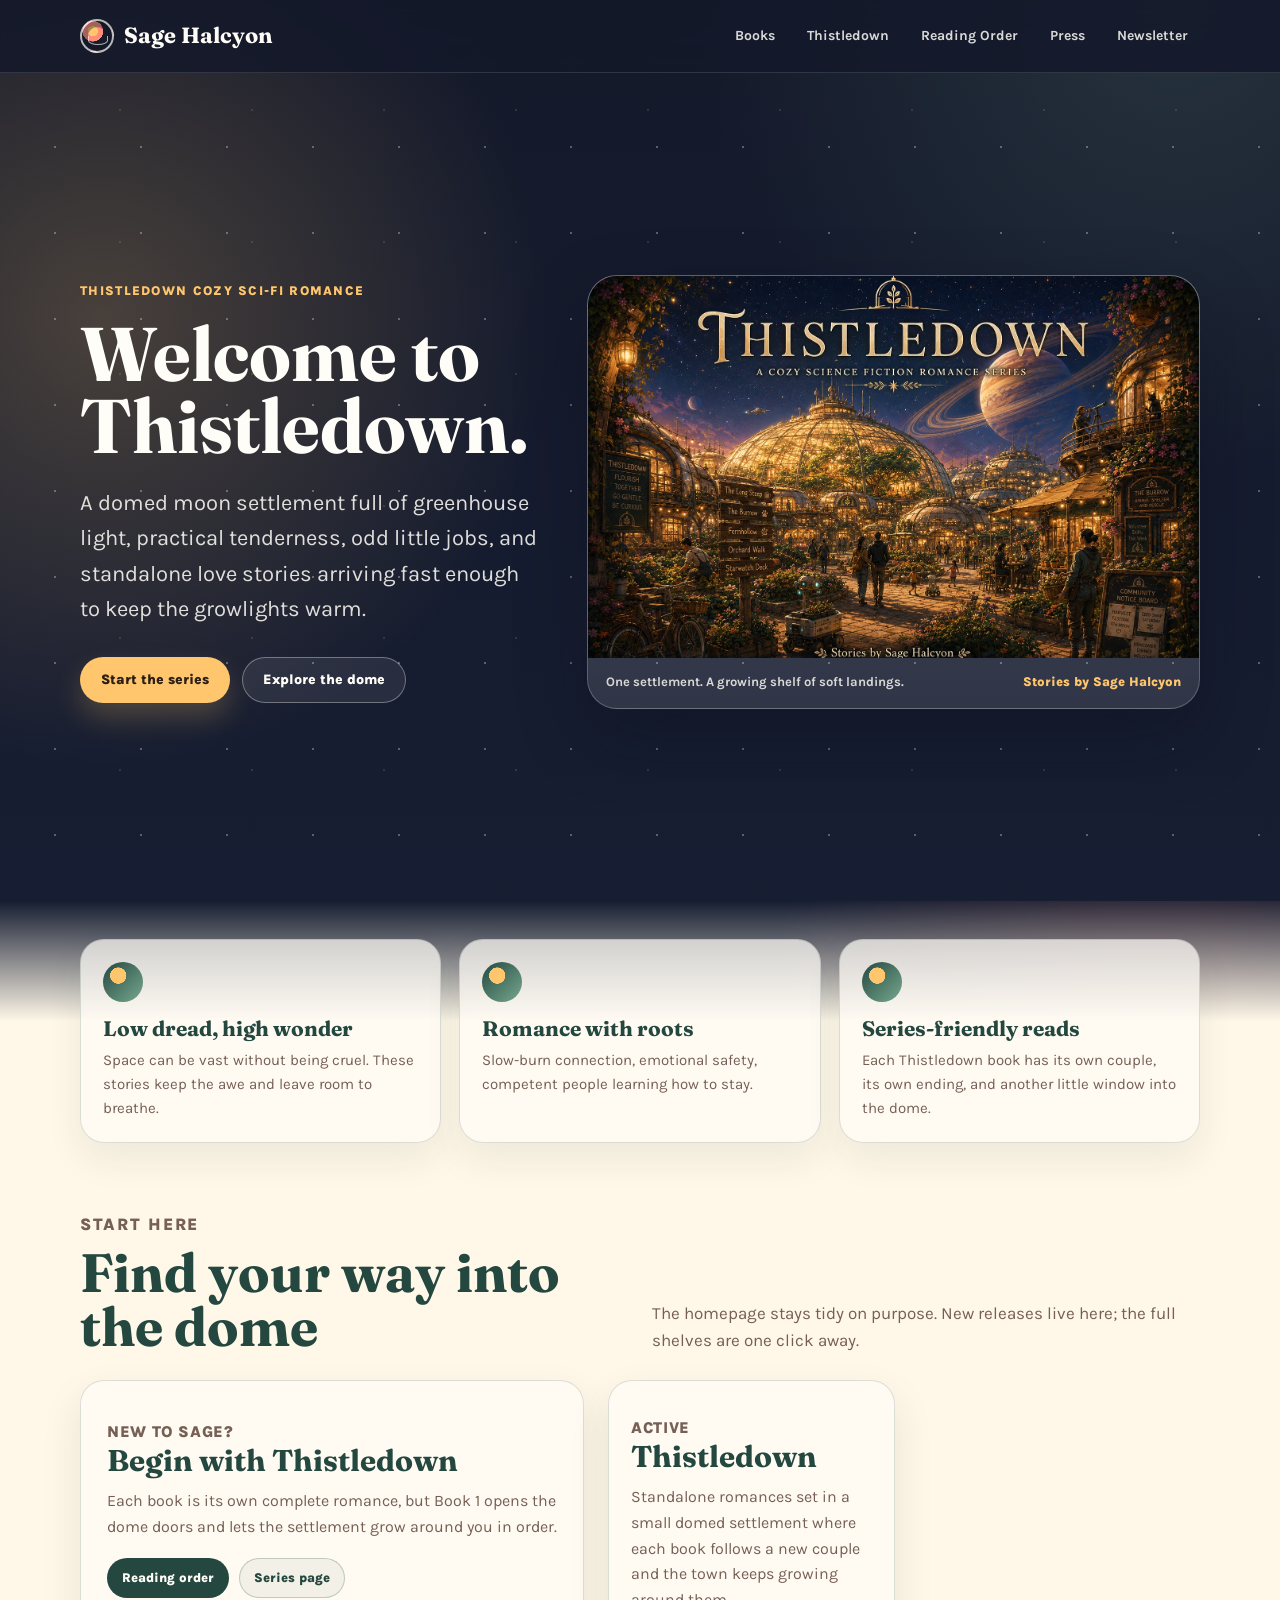
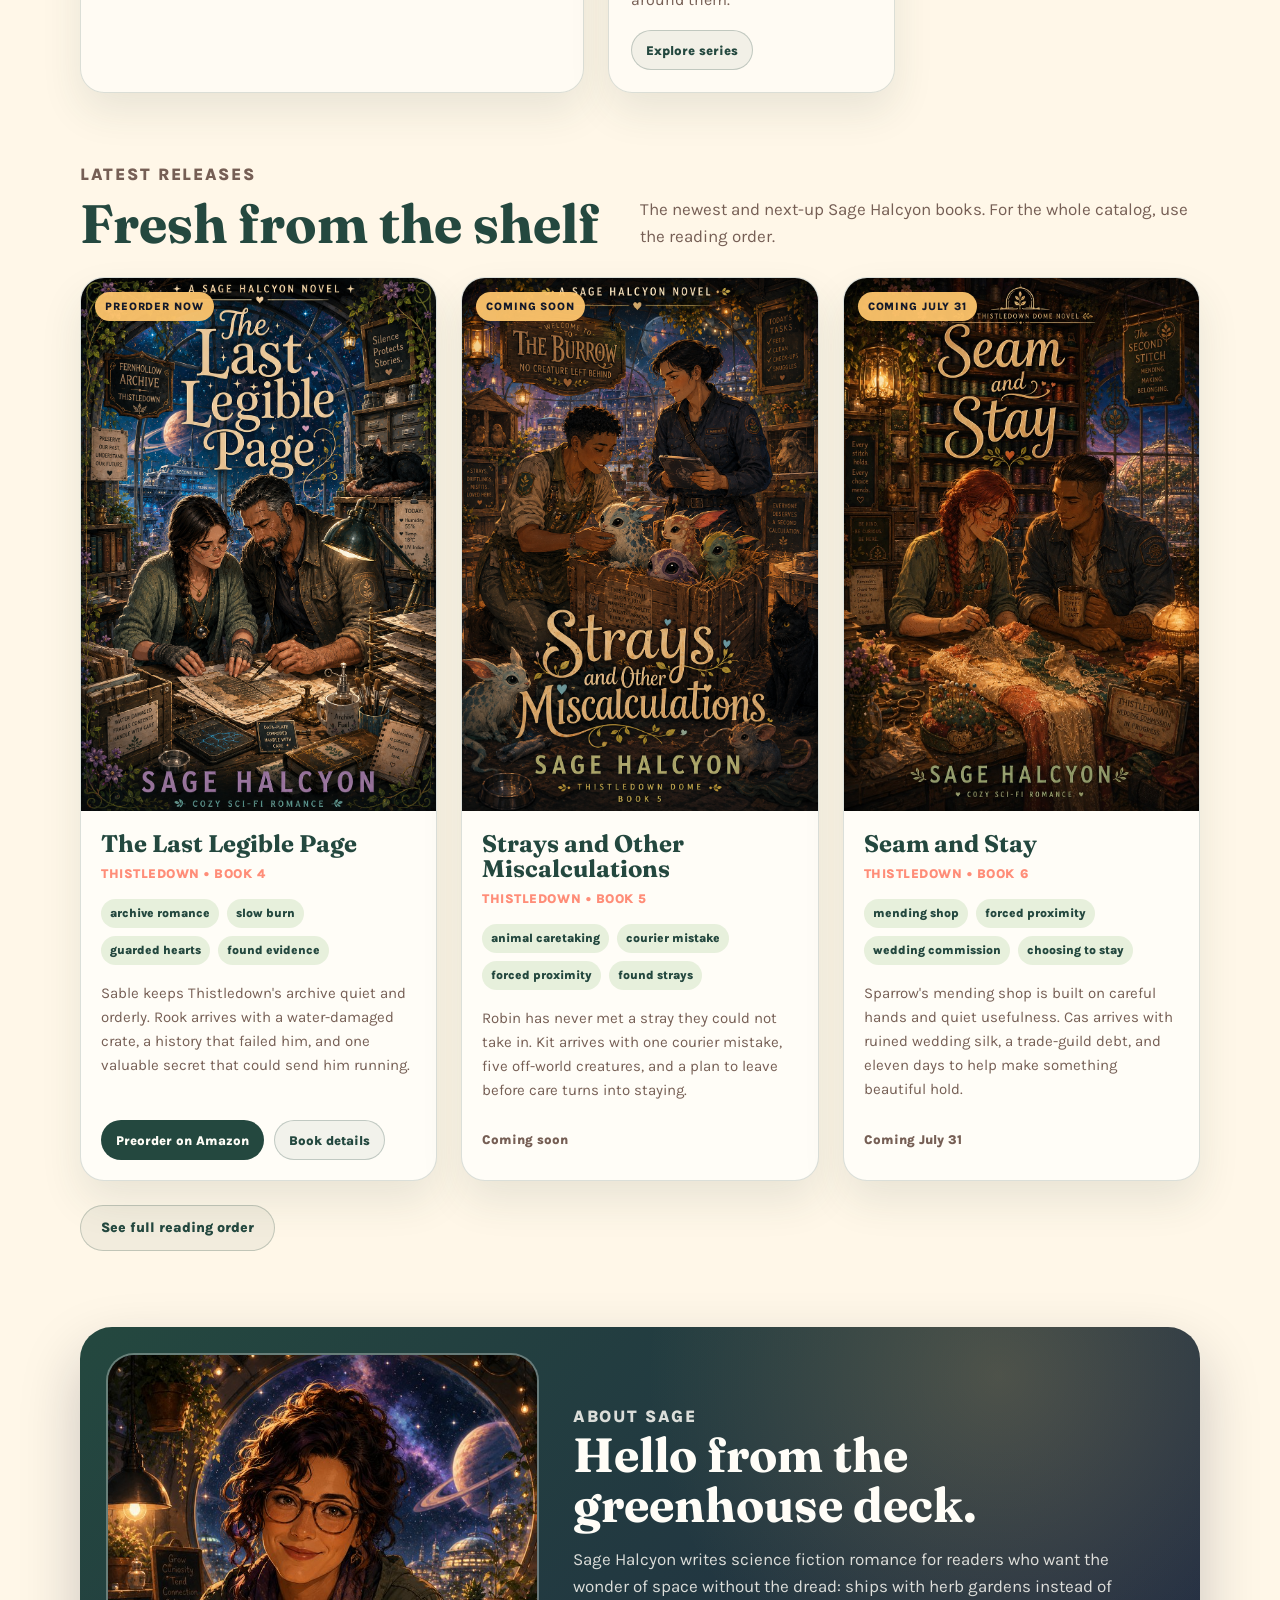
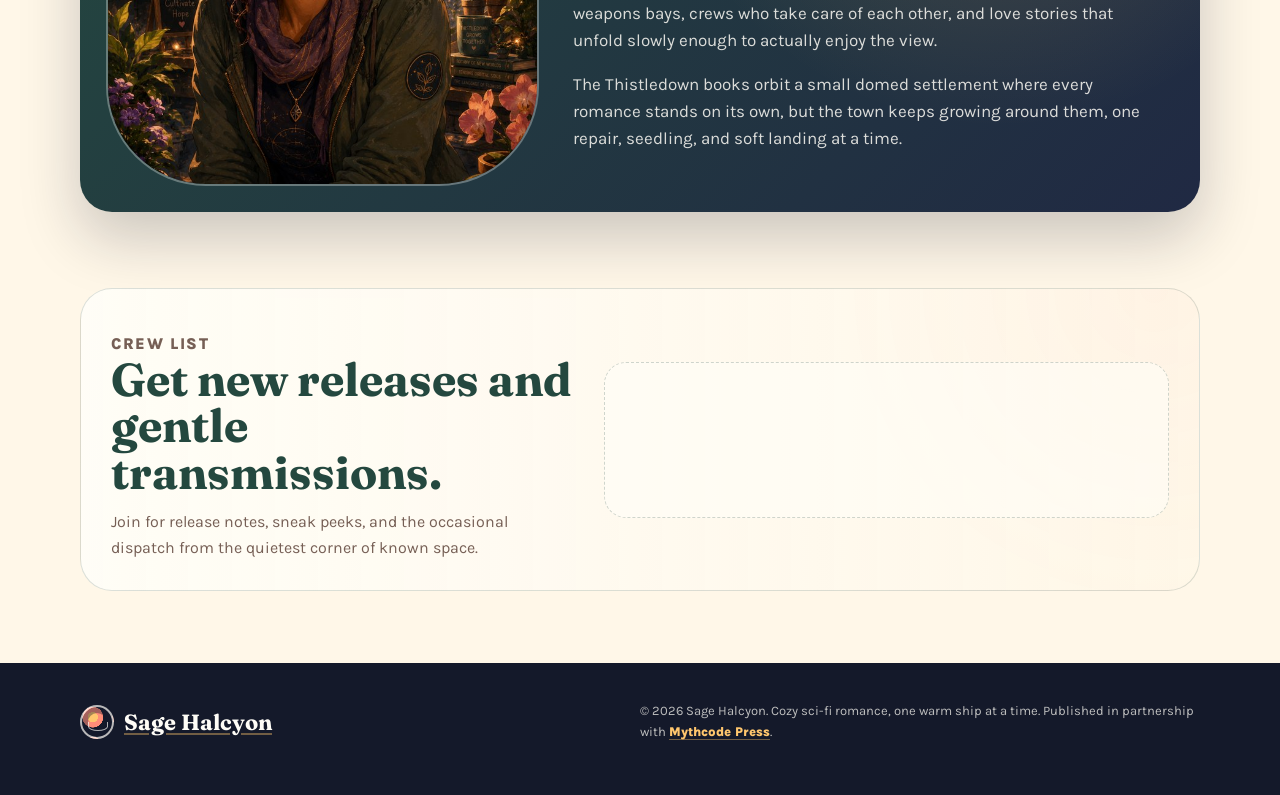
<file: index.html>
<!DOCTYPE html>
<html lang="en">
<head>
<meta charset="UTF-8">
<meta name="viewport" content="width=device-width, initial-scale=1.0">
<title>Sage Halcyon | Cozy Sci-Fi Romance</title>
<meta name="description" content="Cozy sci-fi romance by Sage Halcyon: greenhouse domes, soft landings, found family, and love stories under starlight.">
<meta property="og:title" content="Sage Halcyon | Cozy Sci-Fi Romance">
<meta property="og:description" content="Thistledown cozy sci-fi romance: greenhouse domes, soft landings, found family, and slow-burn love stories under starlight.">
<meta property="og:type" content="website">
<meta property="og:image" content="images/thistledown-series-hero.jpg">
<meta name="twitter:card" content="summary_large_image">
<link rel="preconnect" href="https://fonts.googleapis.com">
<link rel="preconnect" href="https://fonts.gstatic.com" crossorigin>
<link href="https://fonts.googleapis.com/css2?family=Fraunces:opsz,wght@9..144,500;9..144,600;9..144,700&family=Karla:wght@400;500;600;700&display=swap" rel="stylesheet">
<style>
  :root {
    --space: #14192a;
    --space-soft: #202943;
    --greenhouse: #24483f;
    --greenhouse-bright: #77a890;
    --leaf: #b8d7a7;
    --paper: #fff7e8;
    --paper-deep: #f2dfbf;
    --lamp: #ffc66d;
    --coral: #ff8d78;
    --rose: #f8b6aa;
    --ink: #2f2a27;
    --muted: #765f55;
    --white: #fffdf7;
    --shadow: rgba(10, 13, 22, 0.32);
  }

  * { box-sizing: border-box; margin: 0; padding: 0; }
  html { scroll-behavior: smooth; }
  body {
    min-width: 320px;
    background:
      radial-gradient(circle at 8% 8%, rgba(255, 198, 109, 0.22), transparent 28rem),
      radial-gradient(circle at 92% 0%, rgba(119, 168, 144, 0.18), transparent 30rem),
      linear-gradient(180deg, var(--space) 0%, #182036 32%, var(--paper) 32.1%, var(--paper) 100%);
    color: var(--ink);
    font-family: "Karla", Arial, sans-serif;
    line-height: 1.6;
    overflow-x: hidden;
  }

  body::before {
    content: "";
    position: fixed;
    inset: 0;
    z-index: -1;
    pointer-events: none;
    background-image:
      radial-gradient(circle, rgba(255, 253, 247, 0.72) 0 1px, transparent 1.5px),
      radial-gradient(circle, rgba(255, 198, 109, 0.36) 0 1px, transparent 1.5px);
    background-size: 86px 86px, 132px 132px;
    background-position: 12px 18px, 54px 44px;
    opacity: 0.42;
  }

  a { color: inherit; text-decoration: none; }
  img { max-width: 100%; display: block; }
  h1, h2, h3, .brand {
    font-family: "Fraunces", Georgia, serif;
    color: inherit;
    font-weight: 700;
    letter-spacing: 0;
    overflow-wrap: anywhere;
  }

  .shell {
    width: min(1120px, calc(100% - 36px));
    margin: 0 auto;
  }

  .skip-link {
    position: absolute;
    left: 16px;
    top: -80px;
    background: var(--lamp);
    color: var(--space);
    padding: 10px 14px;
    border-radius: 999px;
    font-weight: 700;
    z-index: 100;
  }
  .skip-link:focus { top: 16px; }

  nav {
    position: sticky;
    top: 0;
    z-index: 20;
    background: rgba(20, 25, 42, 0.84);
    border-bottom: 1px solid rgba(255, 253, 247, 0.12);
    backdrop-filter: blur(12px);
  }
  .nav-inner {
    min-height: 72px;
    display: flex;
    align-items: center;
    justify-content: space-between;
    gap: 24px;
  }
  .brand {
    display: inline-flex;
    align-items: center;
    gap: 10px;
    color: var(--white);
    font-size: 22px;
    white-space: nowrap;
  }
  .brand-mark {
    width: 34px;
    height: 34px;
    border: 2px solid rgba(255, 253, 247, 0.7);
    border-radius: 50%;
    position: relative;
    flex: 0 0 auto;
    background: radial-gradient(circle at 36% 34%, var(--lamp) 0 18%, var(--coral) 19% 37%, transparent 38%);
    box-shadow: inset 0 0 0 6px rgba(20, 25, 42, 0.38);
  }
  .brand-mark::after {
    content: "";
    position: absolute;
    width: 18px;
    height: 8px;
    border: 1px solid rgba(255, 253, 247, 0.66);
    border-top: 0;
    border-radius: 0 0 50% 50%;
    left: 6px;
    bottom: 6px;
  }
  .nav-links {
    display: flex;
    align-items: center;
    gap: 8px;
    color: rgba(255, 253, 247, 0.84);
    font-size: 14px;
    font-weight: 700;
  }
  .nav-links a {
    padding: 9px 12px;
    border-radius: 999px;
  }
  .nav-links a:hover {
    background: rgba(255, 253, 247, 0.12);
    color: var(--white);
  }

  .hero {
    min-height: calc(100vh - 72px);
    padding: 56px 0 46px;
    color: var(--white);
    display: grid;
    align-items: center;
  }
  .hero-grid {
    display: grid;
    grid-template-columns: minmax(0, 0.86fr) minmax(420px, 1.14fr);
    gap: 44px;
    align-items: center;
  }
  .eyebrow,
  .section-kicker {
    color: var(--lamp);
    font-size: 13px;
    font-weight: 800;
    letter-spacing: 0.1em;
    text-transform: uppercase;
  }
  .hero h1 {
    margin-top: 16px;
    max-width: 620px;
    color: var(--white);
    font-size: clamp(46px, 6.3vw, 76px);
    line-height: 0.95;
    overflow-wrap: normal;
    word-break: normal;
  }
  .hero .lede {
    margin-top: 24px;
    max-width: 650px;
    color: rgba(255, 253, 247, 0.86);
    font-size: clamp(18px, 2vw, 22px);
  }
  .hero-actions {
    display: flex;
    flex-wrap: wrap;
    gap: 12px;
    margin-top: 30px;
  }
  .button {
    display: inline-flex;
    align-items: center;
    justify-content: center;
    min-height: 46px;
    padding: 12px 20px;
    border: 1px solid transparent;
    border-radius: 999px;
    font-size: 14px;
    font-weight: 800;
    line-height: 1;
    text-align: center;
    white-space: normal;
    transition: transform 0.18s ease, box-shadow 0.18s ease, background 0.18s ease;
  }
  .button:hover { transform: translateY(-2px); }
  .button.primary {
    background: var(--lamp);
    color: #2d1f15;
    box-shadow: 0 14px 28px rgba(255, 198, 109, 0.22);
  }
  .button.secondary {
    color: var(--white);
    border-color: rgba(255, 253, 247, 0.34);
    background: rgba(255, 253, 247, 0.08);
  }
  .button.ghost {
    color: var(--greenhouse);
    border-color: rgba(36, 72, 63, 0.24);
    background: rgba(36, 72, 63, 0.06);
  }

  .feature-card {
    position: relative;
    overflow: hidden;
    border: 1px solid rgba(255, 253, 247, 0.18);
    border-radius: 28px;
    background:
      linear-gradient(180deg, rgba(255, 253, 247, 0.14), rgba(255, 253, 247, 0.05)),
      rgba(255, 253, 247, 0.08);
    box-shadow: 0 28px 70px var(--shadow);
  }
  .feature-window {
    position: relative;
    margin: 18px;
    overflow: hidden;
    border: 2px solid rgba(255, 253, 247, 0.34);
    border-radius: 22px 22px 120px 120px;
    background: var(--space-soft);
  }
  .feature-window::before {
    content: "";
    position: absolute;
    inset: 0;
    z-index: 1;
    box-shadow: inset 0 0 0 10px rgba(20, 25, 42, 0.24);
    pointer-events: none;
  }
  .feature-window img {
    width: 100%;
    aspect-ratio: 2 / 3;
    object-fit: cover;
  }
  .feature-ribbon {
    margin: 0 22px 22px;
    padding: 16px 18px;
    border: 1px solid rgba(255, 253, 247, 0.16);
    border-radius: 20px;
    color: var(--space);
    background: linear-gradient(135deg, rgba(255, 247, 232, 0.96), rgba(255, 253, 247, 0.9));
    box-shadow: 0 16px 34px rgba(0, 0, 0, 0.2);
  }
  .feature-ribbon strong {
    display: block;
    font-family: "Fraunces", Georgia, serif;
    font-size: 20px;
    line-height: 1.1;
  }
  .feature-ribbon span {
    display: block;
    margin-top: 4px;
    color: var(--muted);
    font-size: 13px;
    font-weight: 700;
  }

  .series-hero-card {
    overflow: hidden;
    border: 1px solid rgba(255, 253, 247, 0.22);
    border-radius: 30px;
    background:
      linear-gradient(180deg, rgba(255, 253, 247, 0.12), rgba(255, 253, 247, 0.04)),
      rgba(255, 253, 247, 0.08);
    box-shadow: 0 28px 70px var(--shadow);
  }
  .series-hero-card img {
    width: 100%;
    aspect-ratio: 16 / 10;
    object-fit: cover;
  }
  .series-hero-caption {
    display: flex;
    align-items: center;
    justify-content: space-between;
    gap: 16px;
    padding: 14px 18px 16px;
    color: rgba(255, 253, 247, 0.82);
    font-size: 13px;
    font-weight: 800;
  }
  .series-hero-caption span {
    color: var(--lamp);
  }

  main {
    background:
      linear-gradient(180deg, transparent 0, var(--paper) 120px),
      radial-gradient(circle at 90% 4%, rgba(255, 141, 120, 0.16), transparent 24rem);
  }
  .main-inner { padding: 38px 0 72px; }
  section { scroll-margin-top: 96px; }
  .section-head {
    display: flex;
    align-items: end;
    justify-content: space-between;
    gap: 28px;
    margin-bottom: 26px;
  }
  .section-head h2 {
    margin-top: 8px;
    color: var(--greenhouse);
    font-size: clamp(32px, 5vw, 54px);
    line-height: 1;
  }
  .section-head p {
    max-width: 560px;
    color: var(--muted);
    font-size: 17px;
  }

  .intro-band {
    display: grid;
    grid-template-columns: 1fr 1fr 1fr;
    gap: 18px;
    margin-bottom: 68px;
  }
  .vibe-tile {
    min-height: 144px;
    padding: 22px;
    border: 1px solid rgba(36, 72, 63, 0.16);
    border-radius: 24px;
    background: rgba(255, 253, 247, 0.72);
    box-shadow: 0 16px 36px rgba(36, 72, 63, 0.08);
  }
  .vibe-tile .icon {
    width: 40px;
    height: 40px;
    margin-bottom: 14px;
    border-radius: 999px;
    background:
      radial-gradient(circle at 38% 34%, var(--lamp) 0 22%, transparent 23%),
      linear-gradient(135deg, var(--greenhouse), var(--greenhouse-bright));
  }
  .vibe-tile h3 {
    color: var(--greenhouse);
    font-size: 21px;
    line-height: 1.15;
  }
  .vibe-tile p {
    margin-top: 8px;
    color: var(--muted);
    font-size: 15px;
  }

  .bookshelf { margin-top: 26px; }
  .book-grid {
    display: grid;
    grid-template-columns: repeat(3, minmax(0, 1fr));
    gap: 24px;
  }
  .path-grid {
    display: grid;
    grid-template-columns: minmax(0, 0.92fr) minmax(0, 1.08fr);
    gap: 24px;
    margin: 26px 0 68px;
  }
  .path-card,
  .series-card {
    border: 1px solid rgba(36, 72, 63, 0.16);
    border-radius: 24px;
    background: rgba(255, 253, 247, 0.78);
    box-shadow: 0 18px 40px rgba(36, 72, 63, 0.1);
  }
  .path-card {
    padding: 26px;
  }
  .path-card h3,
  .series-card h3 {
    color: var(--greenhouse);
    font-size: 30px;
    line-height: 1.05;
  }
  .path-card p,
  .series-card p {
    margin-top: 12px;
    color: var(--muted);
    font-size: 16px;
  }
  .series-grid {
    display: grid;
    grid-template-columns: repeat(2, minmax(0, 1fr));
    gap: 18px;
  }
  .series-card {
    padding: 22px;
  }
  .books-loading {
    grid-column: 1 / -1;
    padding: 36px;
    text-align: center;
    color: var(--muted);
    background: rgba(255, 253, 247, 0.72);
    border: 1px dashed rgba(36, 72, 63, 0.24);
    border-radius: 22px;
  }
  .book-card {
    display: flex;
    flex-direction: column;
    min-height: 100%;
    overflow: hidden;
    border: 1px solid rgba(36, 72, 63, 0.16);
    border-radius: 24px;
    background: var(--white);
    box-shadow: 0 20px 42px rgba(36, 72, 63, 0.1);
    transition: transform 0.2s ease, box-shadow 0.2s ease;
  }
  .book-card:hover {
    transform: translateY(-4px);
    box-shadow: 0 26px 54px rgba(36, 72, 63, 0.16);
  }
  .book-cover {
    position: relative;
    aspect-ratio: 2 / 3;
    overflow: hidden;
    background:
      radial-gradient(circle at 50% 22%, rgba(255, 198, 109, 0.42), transparent 28%),
      linear-gradient(160deg, var(--space-soft), var(--greenhouse));
  }
  .book-cover img {
    width: 100%;
    height: 100%;
    object-fit: cover;
  }
  .book-cover-placeholder {
    display: grid;
    place-items: center;
    width: 100%;
    height: 100%;
    padding: 30px;
    color: rgba(255, 253, 247, 0.82);
    text-align: center;
    font-family: "Fraunces", Georgia, serif;
    font-size: 26px;
    line-height: 1.05;
  }
  .tag {
    position: absolute;
    left: 14px;
    top: 14px;
    z-index: 2;
    padding: 6px 10px;
    border-radius: 999px;
    color: var(--space);
    background: rgba(255, 198, 109, 0.94);
    font-size: 11px;
    font-weight: 900;
    letter-spacing: 0.08em;
    text-transform: uppercase;
  }
  .book-info {
    display: flex;
    flex: 1;
    flex-direction: column;
    padding: 20px;
  }
  .book-info h3 {
    color: var(--greenhouse);
    font-size: 24px;
    line-height: 1.05;
  }
  .series {
    margin-top: 8px;
    color: var(--coral);
    font-size: 13px;
    font-weight: 900;
    letter-spacing: 0.04em;
    text-transform: uppercase;
  }
  .trope-list {
    display: flex;
    flex-wrap: wrap;
    gap: 8px;
    margin-top: 14px;
  }
  .trope-list span {
    padding: 5px 9px;
    border-radius: 999px;
    color: var(--greenhouse);
    background: rgba(184, 215, 167, 0.34);
    font-size: 12px;
    font-weight: 800;
  }
  .book-blurb {
    margin-top: 16px;
    color: var(--muted);
    font-size: 15px;
    display: -webkit-box;
    -webkit-line-clamp: 6;
    -webkit-box-orient: vertical;
    overflow: hidden;
  }
  .book-actions {
    display: flex;
    flex-wrap: wrap;
    gap: 10px;
    margin-top: auto;
    padding-top: 18px;
  }
  .book-actions .button {
    min-height: 40px;
    padding: 10px 14px;
    font-size: 13px;
  }
  .book-actions .button.primary {
    background: var(--greenhouse);
    color: var(--white);
    box-shadow: none;
  }
  .quiet-status {
    display: inline-flex;
    align-items: center;
    min-height: 40px;
    color: var(--muted);
    font-size: 13px;
    font-weight: 800;
  }

  .about-panel {
    display: grid;
    grid-template-columns: minmax(260px, 0.72fr) minmax(0, 1fr);
    gap: 34px;
    align-items: center;
    margin-top: 76px;
    padding: 26px;
    border-radius: 32px;
    color: var(--white);
    background:
      radial-gradient(circle at 82% 10%, rgba(255, 198, 109, 0.2), transparent 22rem),
      linear-gradient(135deg, var(--greenhouse), var(--space-soft));
    box-shadow: 0 26px 60px rgba(20, 25, 42, 0.22);
  }
  .portrait-frame {
    overflow: hidden;
    border: 2px solid rgba(255, 253, 247, 0.26);
    border-radius: 28px 28px 100px 100px;
    background: rgba(255, 253, 247, 0.08);
  }
  .portrait-frame img {
    width: 100%;
    aspect-ratio: 1 / 1;
    object-fit: cover;
  }
  .about-copy {
    padding: 10px 10px 10px 0;
  }
  .about-copy h2 {
    color: var(--white);
    font-size: clamp(32px, 4vw, 48px);
    line-height: 1.04;
  }
  .about-copy p {
    max-width: 660px;
    margin-top: 16px;
    color: rgba(255, 253, 247, 0.84);
    font-size: 17px;
  }

  .newsletter {
    margin-top: 76px;
    padding: 30px;
    border: 1px solid rgba(36, 72, 63, 0.16);
    border-radius: 32px;
    background:
      linear-gradient(90deg, rgba(255, 253, 247, 0.92), rgba(255, 247, 232, 0.82)),
      radial-gradient(circle at 96% 0%, rgba(255, 141, 120, 0.22), transparent 20rem);
  }
  .newsletter-grid {
    display: grid;
    grid-template-columns: minmax(0, 0.82fr) minmax(280px, 1fr);
    gap: 30px;
    align-items: center;
  }
  .newsletter h2 {
    color: var(--greenhouse);
    font-size: clamp(30px, 4vw, 46px);
    line-height: 1.02;
  }
  .newsletter p {
    margin-top: 12px;
    color: var(--muted);
    font-size: 16px;
  }
  #eo-newsletter-form {
    min-height: 156px;
    border: 1px dashed rgba(36, 72, 63, 0.22);
    border-radius: 22px;
    background: rgba(255, 253, 247, 0.6);
    padding: 16px;
  }

  footer {
    padding: 38px 0 52px;
    color: rgba(255, 253, 247, 0.72);
    background: var(--space);
  }
  .footer-inner {
    display: flex;
    align-items: center;
    justify-content: space-between;
    gap: 20px;
    flex-wrap: wrap;
  }
  footer p {
    max-width: 560px;
    font-size: 13px;
  }
  footer a {
    color: var(--lamp);
    font-weight: 800;
    text-decoration: underline;
    text-decoration-color: rgba(255, 198, 109, 0.4);
    text-underline-offset: 3px;
  }

  @media (max-width: 900px) {
    body {
      background:
        radial-gradient(circle at 8% 8%, rgba(255, 198, 109, 0.22), transparent 22rem),
        linear-gradient(180deg, var(--space) 0%, #182036 38%, var(--paper) 38.1%, var(--paper) 100%);
    }
    .hero-grid,
    .about-panel,
    .newsletter-grid,
    .path-grid {
      grid-template-columns: 1fr;
    }
    .hero { min-height: auto; }
    .feature-card { max-width: 420px; }
    .series-hero-card { max-width: 760px; }
    .intro-band { grid-template-columns: 1fr; }
    .book-grid { grid-template-columns: repeat(2, minmax(0, 1fr)); }
    .series-grid { grid-template-columns: 1fr; }
    .section-head { display: block; }
    .section-head p { margin-top: 12px; }
  }

  @media (max-width: 640px) {
    .shell { width: min(100% - 28px, 1120px); }
    .nav-inner {
      min-height: 64px;
      align-items: flex-start;
      flex-direction: column;
      gap: 10px;
      padding: 12px 0;
    }
    .brand { font-size: 20px; }
    .nav-links {
      width: 100%;
      overflow-x: auto;
      padding-bottom: 4px;
      scrollbar-width: none;
    }
    .nav-links::-webkit-scrollbar { display: none; }
    .nav-links a {
      flex: 0 0 auto;
      padding: 8px 10px;
      font-size: 13px;
    }
    .hero { padding: 32px 0 34px; }
    .hero h1 {
      font-size: clamp(36px, 13vw, 54px);
      line-height: 1;
      overflow-wrap: anywhere;
    }
    .hero p.lede { font-size: 17px; }
    .hero-actions { gap: 10px; }
    .hero-actions .button {
      flex: 1 1 170px;
      min-width: 0;
    }
    .feature-card {
      width: min(100%, 340px);
      margin: 0 auto;
      border-radius: 24px;
    }
    .feature-window {
      margin: 12px;
      border-radius: 18px 18px 88px 88px;
    }
    .feature-ribbon {
      margin: 0 14px 14px;
      padding: 14px;
    }
    .feature-ribbon strong { font-size: 18px; }
    .series-hero-card {
      border-radius: 22px;
    }
    .series-hero-card img {
      aspect-ratio: 4 / 3;
      object-position: center;
    }
    .series-hero-caption {
      display: block;
      padding: 12px 14px 14px;
    }
    .series-hero-caption span {
      display: block;
      margin-top: 2px;
    }
    .book-grid { grid-template-columns: 1fr; }
    .path-grid { margin-bottom: 52px; }
    .path-card,
    .series-card { border-radius: 20px; }
    .path-card { padding: 20px; }
    .path-card h3,
    .series-card h3 { font-size: 25px; }
    .book-info h3 { font-size: 22px; }
    .book-actions .button {
      flex: 1 1 140px;
      min-width: 0;
    }
    .about-panel,
    .newsletter {
      padding: 18px;
      border-radius: 24px;
    }
    .about-copy { padding: 0; }
    .portrait-frame {
      max-width: 280px;
      margin: 0 auto;
    }
    .newsletter-grid { gap: 18px; }
    #eo-newsletter-form {
      min-height: 132px;
      padding: 12px;
    }
    .footer-inner { display: block; }
    footer p { margin-top: 14px; }
  }
</style>
</head>
<body>
<a class="skip-link" href="#books">Skip to books</a>

<nav aria-label="Primary navigation">
  <div class="shell nav-inner">
    <a class="brand" href="#top" aria-label="Sage Halcyon home">
      <span class="brand-mark" aria-hidden="true"></span>
      <span>Sage Halcyon</span>
    </a>
    <div class="nav-links">
      <a href="#books">Books</a>
      <a href="thistledown.html">Thistledown</a>
      <a href="reading-order.html">Reading Order</a>
      <a href="press.html">Press</a>
      <a href="#newsletter">Newsletter</a>
    </div>
  </div>
</nav>

<header class="hero" id="top">
  <div class="shell hero-grid">
    <div>
      <p class="eyebrow">Thistledown cozy sci-fi romance</p>
      <h1>Welcome to Thistledown.</h1>
      <p class="lede">A domed moon settlement full of greenhouse light, practical tenderness, odd little jobs, and standalone love stories arriving fast enough to keep the growlights warm.</p>
      <div class="hero-actions">
        <a class="button primary" href="reading-order.html">Start the series</a>
        <a class="button secondary" href="thistledown.html">Explore the dome</a>
      </div>
    </div>
    <figure class="series-hero-card" aria-label="Thistledown series art">
      <img src="images/thistledown-series-hero.jpg" alt="Thistledown series art showing cozy greenhouse domes beneath stars and a ringed planet">
      <figcaption class="series-hero-caption">
        <strong>One settlement. A growing shelf of soft landings.</strong>
        <span>Stories by Sage Halcyon</span>
      </figcaption>
    </figure>
  </div>
</header>

<main>
  <div class="shell main-inner">
    <section class="intro-band" aria-label="Reader promises">
      <article class="vibe-tile">
        <div class="icon" aria-hidden="true"></div>
        <h3>Low dread, high wonder</h3>
        <p>Space can be vast without being cruel. These stories keep the awe and leave room to breathe.</p>
      </article>
      <article class="vibe-tile">
        <div class="icon" aria-hidden="true"></div>
        <h3>Romance with roots</h3>
        <p>Slow-burn connection, emotional safety, competent people learning how to stay.</p>
      </article>
      <article class="vibe-tile">
        <div class="icon" aria-hidden="true"></div>
        <h3>Series-friendly reads</h3>
        <p>Each Thistledown book has its own couple, its own ending, and another little window into the dome.</p>
      </article>
    </section>

    <section class="bookshelf" id="books">
      <div class="section-head">
        <div>
          <p class="section-kicker">Start here</p>
          <h2>Find your way into the dome</h2>
        </div>
        <p>The homepage stays tidy on purpose. New releases live here; the full shelves are one click away.</p>
      </div>
      <div class="path-grid">
        <article class="path-card">
          <p class="series">New to Sage?</p>
          <h3>Begin with Thistledown</h3>
          <p>Each book is its own complete romance, but Book 1 opens the dome doors and lets the settlement grow around you in order.</p>
          <div class="book-actions">
            <a class="button primary" href="reading-order.html">Reading order</a>
            <a class="button ghost" href="thistledown.html">Series page</a>
          </div>
        </article>
        <div class="series-grid" id="series-grid">
          <p class="books-loading">Opening the settlement map...</p>
        </div>
      </div>
    </section>

    <section class="bookshelf" id="latest">
      <div class="section-head">
        <div>
          <p class="section-kicker">Latest releases</p>
          <h2>Fresh from the shelf</h2>
        </div>
        <p>The newest and next-up Sage Halcyon books. For the whole catalog, use the reading order.</p>
      </div>
      <div class="book-grid" id="latest-grid">
        <p class="books-loading">Opening the greenhouse shelves...</p>
      </div>
      <div class="hero-actions" style="margin-top: 24px;">
        <a class="button ghost" href="reading-order.html">See full reading order</a>
      </div>
    </section>

    <section class="about-panel" id="about">
      <div class="portrait-frame">
        <img src="images/sage-halcyon-portrait.jpg" alt="Portrait of Sage Halcyon in a cozy greenhouse observatory">
      </div>
      <div class="about-copy">
        <p class="section-kicker">About Sage</p>
        <h2>Hello from the greenhouse deck.</h2>
        <p>Sage Halcyon writes science fiction romance for readers who want the wonder of space without the dread: ships with herb gardens instead of weapons bays, crews who take care of each other, and love stories that unfold slowly enough to actually enjoy the view.</p>
        <p>The Thistledown books orbit a small domed settlement where every romance stands on its own, but the town keeps growing around them, one repair, seedling, and soft landing at a time.</p>
      </div>
    </section>

    <section class="newsletter" id="newsletter">
      <div class="newsletter-grid">
        <div>
          <p class="section-kicker">Crew list</p>
          <h2>Get new releases and gentle transmissions.</h2>
          <p>Join for release notes, sneak peeks, and the occasional dispatch from the quietest corner of known space.</p>
        </div>
        <div id="eo-newsletter-form">
          <script async src="https://eomail5.com/form/fc8d0000-70e9-11f1-856b-730b15730502.js" data-form="fc8d0000-70e9-11f1-856b-730b15730502"></script>
        </div>
      </div>
    </section>
  </div>
</main>

<footer>
  <div class="shell footer-inner">
    <a class="brand" href="#top" aria-label="Sage Halcyon home">
      <span class="brand-mark" aria-hidden="true"></span>
      <span>Sage Halcyon</span>
    </a>
    <p>&copy; 2026 Sage Halcyon. Cozy sci-fi romance, one warm ship at a time. Published in partnership with <a href="https://mythcodepress.com/">Mythcode Press</a>.</p>
  </div>
</footer>

<script>
(function () {
  var STATUS_LABELS = {
    "out-now": { tag: "Available now", status: "Out now", statusClass: "is-live" },
    "coming-soon": { tag: "Coming soon", status: "Coming soon", statusClass: "" },
    "planned": { tag: "In orbit", status: "Planned", statusClass: "" }
  };

  function escapeHtml(value) {
    var div = document.createElement("div");
    div.textContent = value == null ? "" : String(value);
    return div.innerHTML;
  }

  function seriesLine(book) {
    if (!book.series) return "Standalone";
    if (book.series_position) return book.series + " \u2022 Book " + book.series_position;
    return book.series;
  }

  function renderTropes(tropes) {
    if (!Array.isArray(tropes) || !tropes.length) return "";
    return '<div class="trope-list">' + tropes.map(function (trope) {
      return "<span>" + escapeHtml(trope) + "</span>";
    }).join("") + "</div>";
  }

  function renderActions(book, meta) {
    var links = Array.isArray(book.links) ? book.links.filter(function (link) {
      return link && link.url && link.label;
    }) : [];

    if (!links.length) {
      return '<div class="book-actions"><span class="quiet-status">' + escapeHtml(book.status_label || meta.status) + "</span></div>";
    }

    if (book.page_url) {
      links.push({ label: "Book details", url: book.page_url });
    }

    return '<div class="book-actions">' + links.map(function (link, index) {
      var style = index === 0 ? "primary" : "ghost";
      return '<a class="button ' + style + '" href="' + escapeHtml(link.url) + '">' + escapeHtml(link.label) + "</a>";
    }).join("") + "</div>";
  }

  function renderCard(book) {
    var meta = STATUS_LABELS[book.status] || STATUS_LABELS.planned;
    var cover = book.cover_image
      ? '<img src="' + escapeHtml(book.cover_image) + '" alt="Cover of ' + escapeHtml(book.title) + ' by Sage Halcyon">'
      : '<div class="book-cover-placeholder">' + escapeHtml(book.title || "Future Thistledown story") + "</div>";

    return (
      '<article class="book-card">' +
        '<div class="book-cover">' +
          cover +
          '<span class="tag">' + escapeHtml(book.status_label || meta.tag) + "</span>" +
        "</div>" +
        '<div class="book-info">' +
          "<h3>" + escapeHtml(book.title) + "</h3>" +
          '<p class="series">' + escapeHtml(seriesLine(book)) + "</p>" +
          renderTropes(book.tropes) +
          '<p class="book-blurb">' + escapeHtml(book.blurb || "") + "</p>" +
          renderActions(book, meta) +
        "</div>" +
      "</article>"
    );
  }

  function showFallback(grid, message) {
    grid.innerHTML = '<p class="books-loading">The bookshelf is being restocked. Check back soon.</p>';
    if (message) grid.innerHTML = '<p class="books-loading">' + escapeHtml(message) + "</p>";
  }

  function sortForHome(a, b) {
    var aSort = Number(a.home_sort || a.release_sort || a.series_position || 999);
    var bSort = Number(b.home_sort || b.release_sort || b.series_position || 999);
    return aSort - bSort;
  }

  function renderSeriesCard(series) {
    return (
      '<article class="series-card">' +
        '<p class="series">' + escapeHtml(series.status || "Series") + "</p>" +
        "<h3>" + escapeHtml(series.title) + "</h3>" +
        "<p>" + escapeHtml(series.description || series.subtitle || "") + "</p>" +
        '<div class="book-actions">' +
          '<a class="button ghost" href="' + escapeHtml(series.page_url || "reading-order.html") + '">Explore series</a>' +
        "</div>" +
      "</article>"
    );
  }

  function fetchJson(primary, fallback) {
    return fetch(primary, { cache: "no-store" }).then(function (response) {
      if (!response.ok) throw new Error(primary + " not found");
      return response.json();
    }).catch(function () {
      if (!fallback) throw new Error(primary + " not found");
      return fetch(fallback, { cache: "no-store" }).then(function (response) {
        if (!response.ok) throw new Error(fallback + " not found");
        return response.json();
      });
    });
  }

  var latestGrid = document.getElementById("latest-grid");
  var seriesGrid = document.getElementById("series-grid");
  if (!latestGrid && !seriesGrid) return;

  Promise.all([
    fetchJson("data/books.json", "books.json"),
    fetchJson("data/series.json", null).catch(function () { return { series: [] }; })
  ]).then(function (results) {
    var books = results[0] && Array.isArray(results[0].books) ? results[0].books : [];
    var series = results[1] && Array.isArray(results[1].series) ? results[1].series : [];

    if (latestGrid) {
      var homeBooks = books.filter(function (book) { return book.show_on_home !== false; }).sort(sortForHome).slice(0, 3);
      if (!homeBooks.length) {
        showFallback(latestGrid);
      } else {
        latestGrid.innerHTML = homeBooks.map(renderCard).join("");
      }
    }

    if (seriesGrid) {
      var homeSeries = series.filter(function (item) { return item.featured !== false; }).sort(function (a, b) {
        return Number(a.home_sort || 999) - Number(b.home_sort || 999);
      });
      if (!homeSeries.length) {
        showFallback(seriesGrid, "Series shelves are being arranged.");
      } else {
        seriesGrid.innerHTML = homeSeries.map(renderSeriesCard).join("");
      }
    }
  }).catch(function () {
    if (latestGrid) showFallback(latestGrid);
    if (seriesGrid) showFallback(seriesGrid, "Series shelves are being arranged.");
  });
})();
</script>
</body>
</html>
</file>
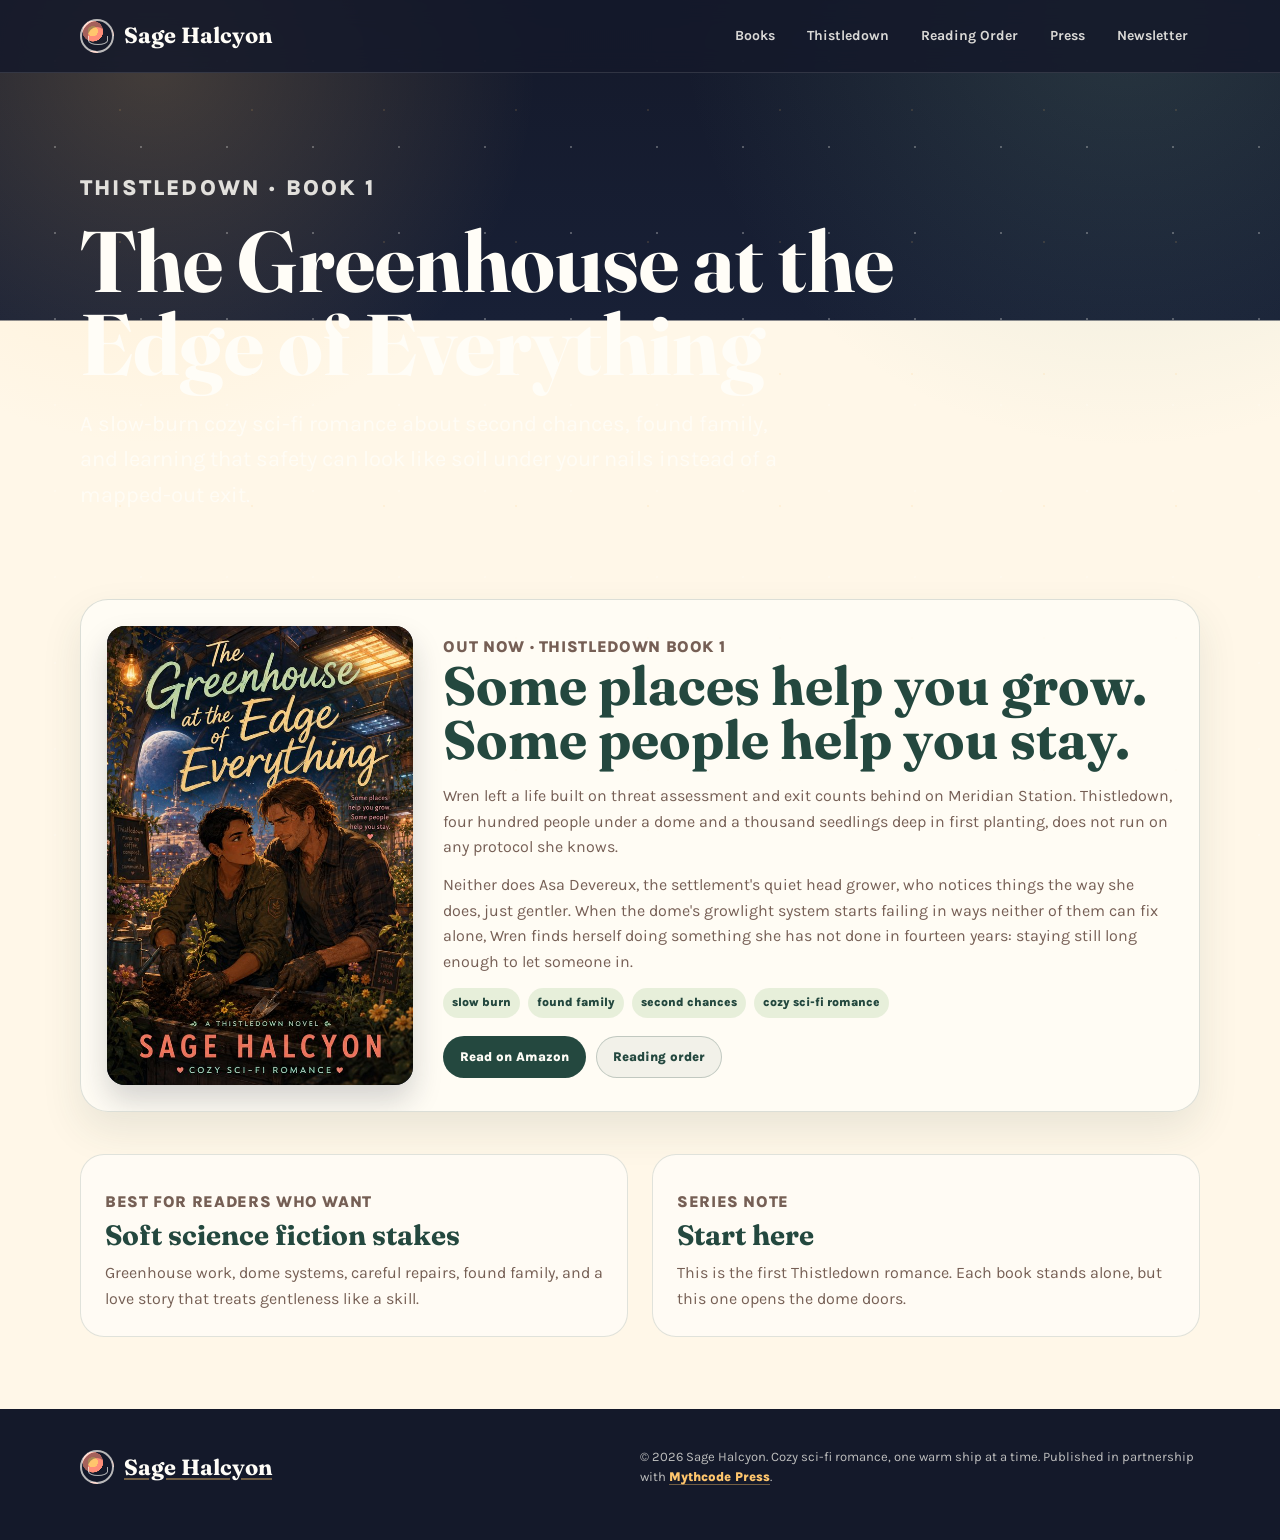
<file: greenhouse-at-the-edge-of-everything.html>
<!DOCTYPE html>
<html lang="en">
<head>
<meta charset="UTF-8">
<meta name="viewport" content="width=device-width, initial-scale=1.0">
<title>The Greenhouse at the Edge of Everything | Sage Halcyon</title>
<meta name="description" content="The Greenhouse at the Edge of Everything by Sage Halcyon, Thistledown Book 1. A cozy sci-fi romance about second chances, found family, and soft landings.">
<meta property="og:title" content="The Greenhouse at the Edge of Everything | Sage Halcyon">
<meta property="og:description" content="A slow-burn cozy sci-fi romance about second chances, found family, and learning that safety can look like soil under your nails.">
<meta property="og:type" content="book">
<meta property="og:image" content="images/greenhouse-cover.jpg">
<link rel="preconnect" href="https://fonts.googleapis.com">
<link rel="preconnect" href="https://fonts.gstatic.com" crossorigin>
<link href="https://fonts.googleapis.com/css2?family=Fraunces:opsz,wght@9..144,500;9..144,600;9..144,700&family=Karla:wght@400;500;600;700&display=swap" rel="stylesheet">
<link rel="stylesheet" href="site-pages.css">
</head>
<body>
<nav aria-label="Primary navigation">
  <div class="shell nav-inner">
    <a class="brand" href="index.html"><span class="brand-mark" aria-hidden="true"></span><span>Sage Halcyon</span></a>
    <div class="nav-links">
      <a href="index.html#books">Books</a>
      <a href="thistledown.html">Thistledown</a>
      <a href="reading-order.html">Reading Order</a>
      <a href="press.html">Press</a>
      <a href="index.html#newsletter">Newsletter</a>
    </div>
  </div>
</nav>

<header class="page-hero">
  <div class="shell">
    <p class="eyebrow">Thistledown · Book 1</p>
    <h1>The Greenhouse at the Edge of Everything</h1>
    <p>A slow-burn cozy sci-fi romance about second chances, found family, and learning that safety can look like soil under your nails instead of a mapped-out exit.</p>
  </div>
</header>

<main>
  <div class="shell">
    <section class="section feature panel pad">
      <div class="book-cover">
        <img src="images/greenhouse-cover.jpg" alt="Cover of The Greenhouse at the Edge of Everything">
      </div>
      <div>
        <p class="meta">Out now · Thistledown Book 1</p>
        <h2 style="color: var(--greenhouse); font-size: clamp(32px, 5vw, 54px); line-height: 1;">Some places help you grow. Some people help you stay.</h2>
        <p style="margin-top:16px;">Wren left a life built on threat assessment and exit counts behind on Meridian Station. Thistledown, four hundred people under a dome and a thousand seedlings deep in first planting, does not run on any protocol she knows.</p>
        <p style="margin-top:12px;">Neither does Asa Devereux, the settlement's quiet head grower, who notices things the way she does, just gentler. When the dome's growlight system starts failing in ways neither of them can fix alone, Wren finds herself doing something she has not done in fourteen years: staying still long enough to let someone in.</p>
        <div class="chips"><span>slow burn</span><span>found family</span><span>second chances</span><span>cozy sci-fi romance</span></div>
        <div class="actions">
          <a class="button primary" href="https://www.amazon.com/dp/B0H6KDZM4G">Read on Amazon</a>
          <a class="button ghost" href="reading-order.html">Reading order</a>
        </div>
      </div>
    </section>

    <section class="section">
      <div class="grid">
        <article class="card">
          <p class="meta">Best for readers who want</p>
          <h3>Soft science fiction stakes</h3>
          <p>Greenhouse work, dome systems, careful repairs, found family, and a love story that treats gentleness like a skill.</p>
        </article>
        <article class="card">
          <p class="meta">Series note</p>
          <h3>Start here</h3>
          <p>This is the first Thistledown romance. Each book stands alone, but this one opens the dome doors.</p>
        </article>
      </div>
    </section>
  </div>
</main>

<footer>
  <div class="shell footer-inner">
    <a class="brand" href="index.html"><span class="brand-mark" aria-hidden="true"></span><span>Sage Halcyon</span></a>
    <p>&copy; 2026 Sage Halcyon. Cozy sci-fi romance, one warm ship at a time. Published in partnership with <a href="https://mythcodepress.com/">Mythcode Press</a>.</p>
  </div>
</footer>
</body>
</html>
</file>
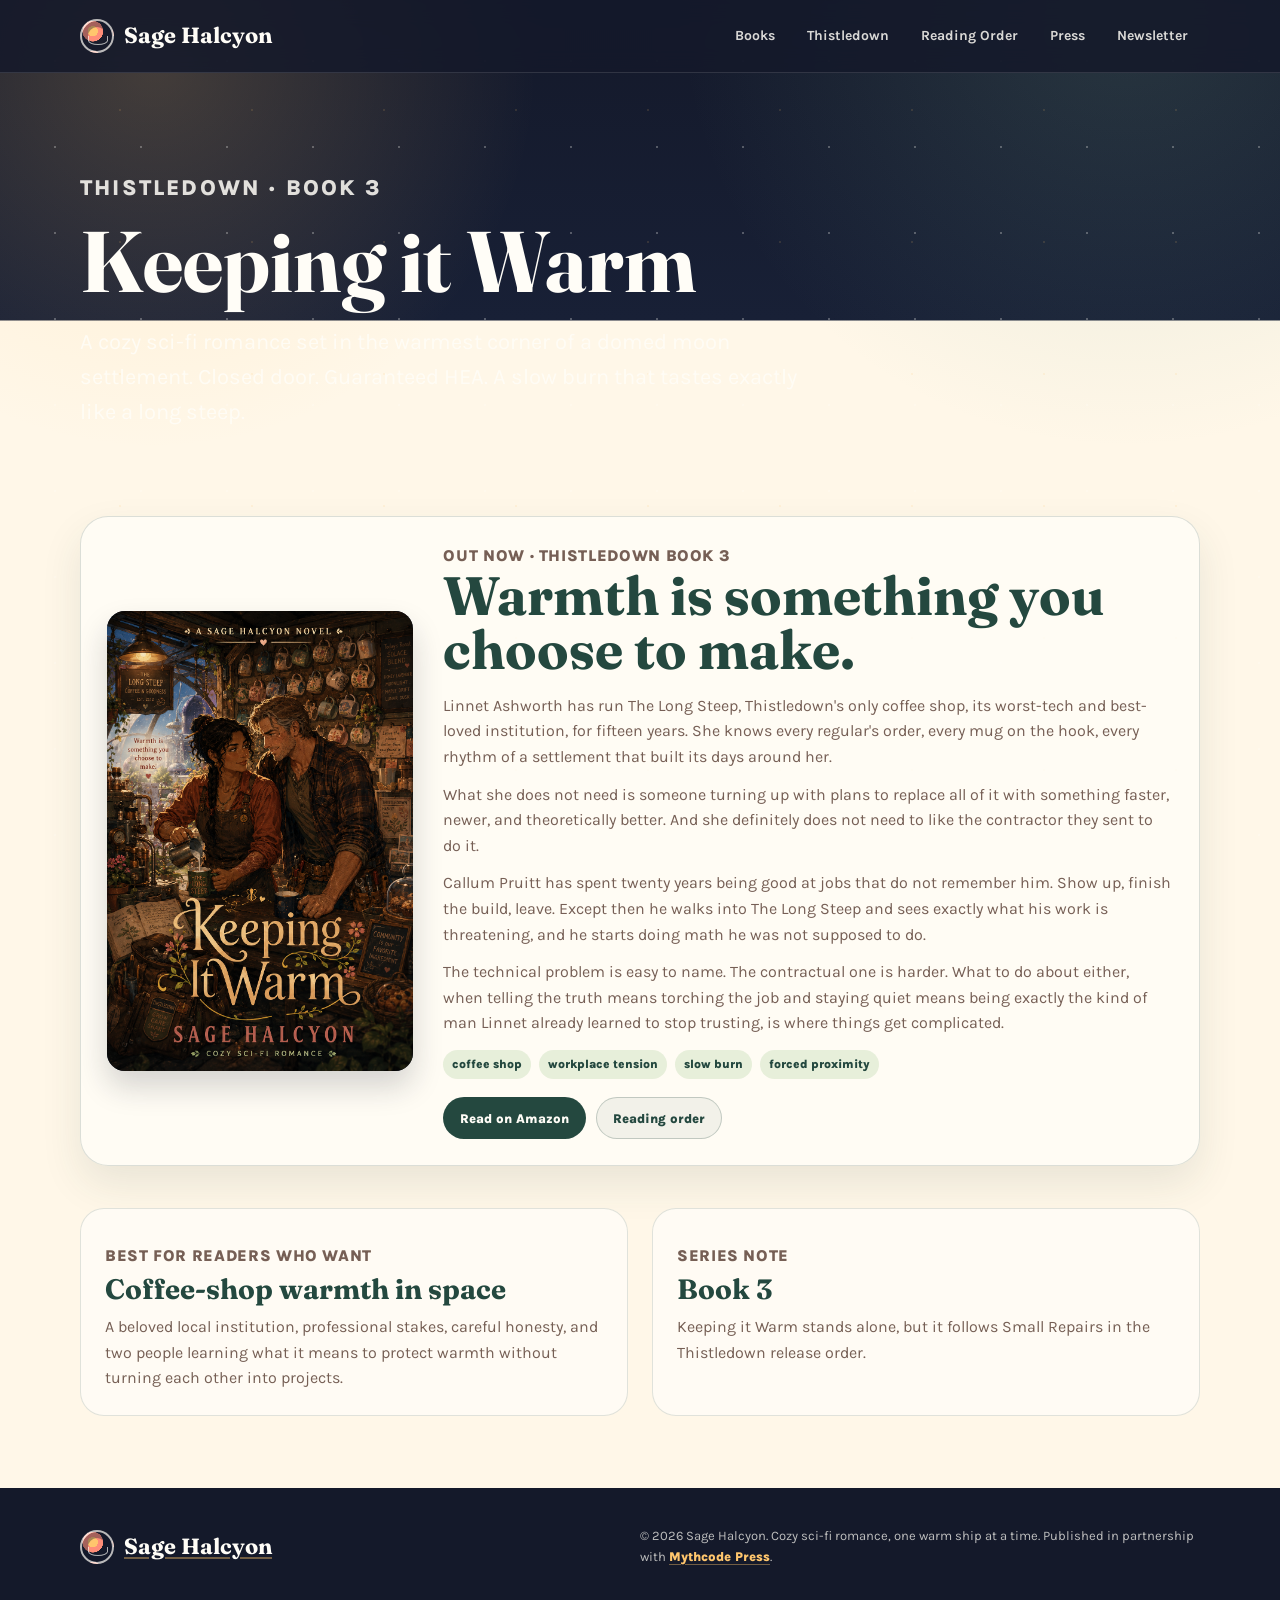
<file: keeping-it-warm.html>
<!DOCTYPE html>
<html lang="en">
<head>
<meta charset="UTF-8">
<meta name="viewport" content="width=device-width, initial-scale=1.0">
<title>Keeping it Warm | Sage Halcyon</title>
<meta name="description" content="Keeping it Warm by Sage Halcyon, Thistledown Book 3. A cozy sci-fi romance set in the warmest corner of a domed moon settlement.">
<meta property="og:title" content="Keeping it Warm | Sage Halcyon">
<meta property="og:description" content="An out-now Thistledown romance about coffee, professional cost, honesty, and choosing warmth.">
<meta property="og:type" content="book">
<meta property="og:image" content="images/keeping-it-warm-cover.png">
<link rel="preconnect" href="https://fonts.googleapis.com">
<link rel="preconnect" href="https://fonts.gstatic.com" crossorigin>
<link href="https://fonts.googleapis.com/css2?family=Fraunces:opsz,wght@9..144,500;9..144,600;9..144,700&family=Karla:wght@400;500;600;700&display=swap" rel="stylesheet">
<link rel="stylesheet" href="site-pages.css">
</head>
<body>
<nav aria-label="Primary navigation">
  <div class="shell nav-inner">
    <a class="brand" href="index.html"><span class="brand-mark" aria-hidden="true"></span><span>Sage Halcyon</span></a>
    <div class="nav-links">
      <a href="index.html#books">Books</a>
      <a href="thistledown.html">Thistledown</a>
      <a href="reading-order.html">Reading Order</a>
      <a href="press.html">Press</a>
      <a href="index.html#newsletter">Newsletter</a>
    </div>
  </div>
</nav>

<header class="page-hero">
  <div class="shell">
    <p class="eyebrow">Thistledown &middot; Book 3</p>
    <h1>Keeping it Warm</h1>
    <p>A cozy sci-fi romance set in the warmest corner of a domed moon settlement. Closed door. Guaranteed HEA. A slow burn that tastes exactly like a long steep.</p>
  </div>
</header>

<main>
  <div class="shell">
    <section class="section feature panel pad">
      <div class="book-cover">
        <img src="images/keeping-it-warm-cover.png" alt="Cover of Keeping it Warm">
      </div>
      <div>
        <p class="meta">Out now &middot; Thistledown Book 3</p>
        <h2 style="color: var(--greenhouse); font-size: clamp(32px, 5vw, 54px); line-height: 1;">Warmth is something you choose to make.</h2>
        <p style="margin-top:16px;">Linnet Ashworth has run The Long Steep, Thistledown's only coffee shop, its worst-tech and best-loved institution, for fifteen years. She knows every regular's order, every mug on the hook, every rhythm of a settlement that built its days around her.</p>
        <p style="margin-top:12px;">What she does not need is someone turning up with plans to replace all of it with something faster, newer, and theoretically better. And she definitely does not need to like the contractor they sent to do it.</p>
        <p style="margin-top:12px;">Callum Pruitt has spent twenty years being good at jobs that do not remember him. Show up, finish the build, leave. Except then he walks into The Long Steep and sees exactly what his work is threatening, and he starts doing math he was not supposed to do.</p>
        <p style="margin-top:12px;">The technical problem is easy to name. The contractual one is harder. What to do about either, when telling the truth means torching the job and staying quiet means being exactly the kind of man Linnet already learned to stop trusting, is where things get complicated.</p>
        <div class="chips"><span>coffee shop</span><span>workplace tension</span><span>slow burn</span><span>forced proximity</span></div>
        <div class="actions">
          <a class="button primary" href="https://www.amazon.com/dp/B0H7L2484B">Read on Amazon</a>
          <a class="button ghost" href="reading-order.html">Reading order</a>
        </div>
      </div>
    </section>

    <section class="section">
      <div class="grid">
        <article class="card">
          <p class="meta">Best for readers who want</p>
          <h3>Coffee-shop warmth in space</h3>
          <p>A beloved local institution, professional stakes, careful honesty, and two people learning what it means to protect warmth without turning each other into projects.</p>
        </article>
        <article class="card">
          <p class="meta">Series note</p>
          <h3>Book 3</h3>
          <p>Keeping it Warm stands alone, but it follows Small Repairs in the Thistledown release order.</p>
        </article>
      </div>
    </section>
  </div>
</main>

<footer>
  <div class="shell footer-inner">
    <a class="brand" href="index.html"><span class="brand-mark" aria-hidden="true"></span><span>Sage Halcyon</span></a>
    <p>&copy; 2026 Sage Halcyon. Cozy sci-fi romance, one warm ship at a time. Published in partnership with <a href="https://mythcodepress.com/">Mythcode Press</a>.</p>
  </div>
</footer>
</body>
</html>
</file>
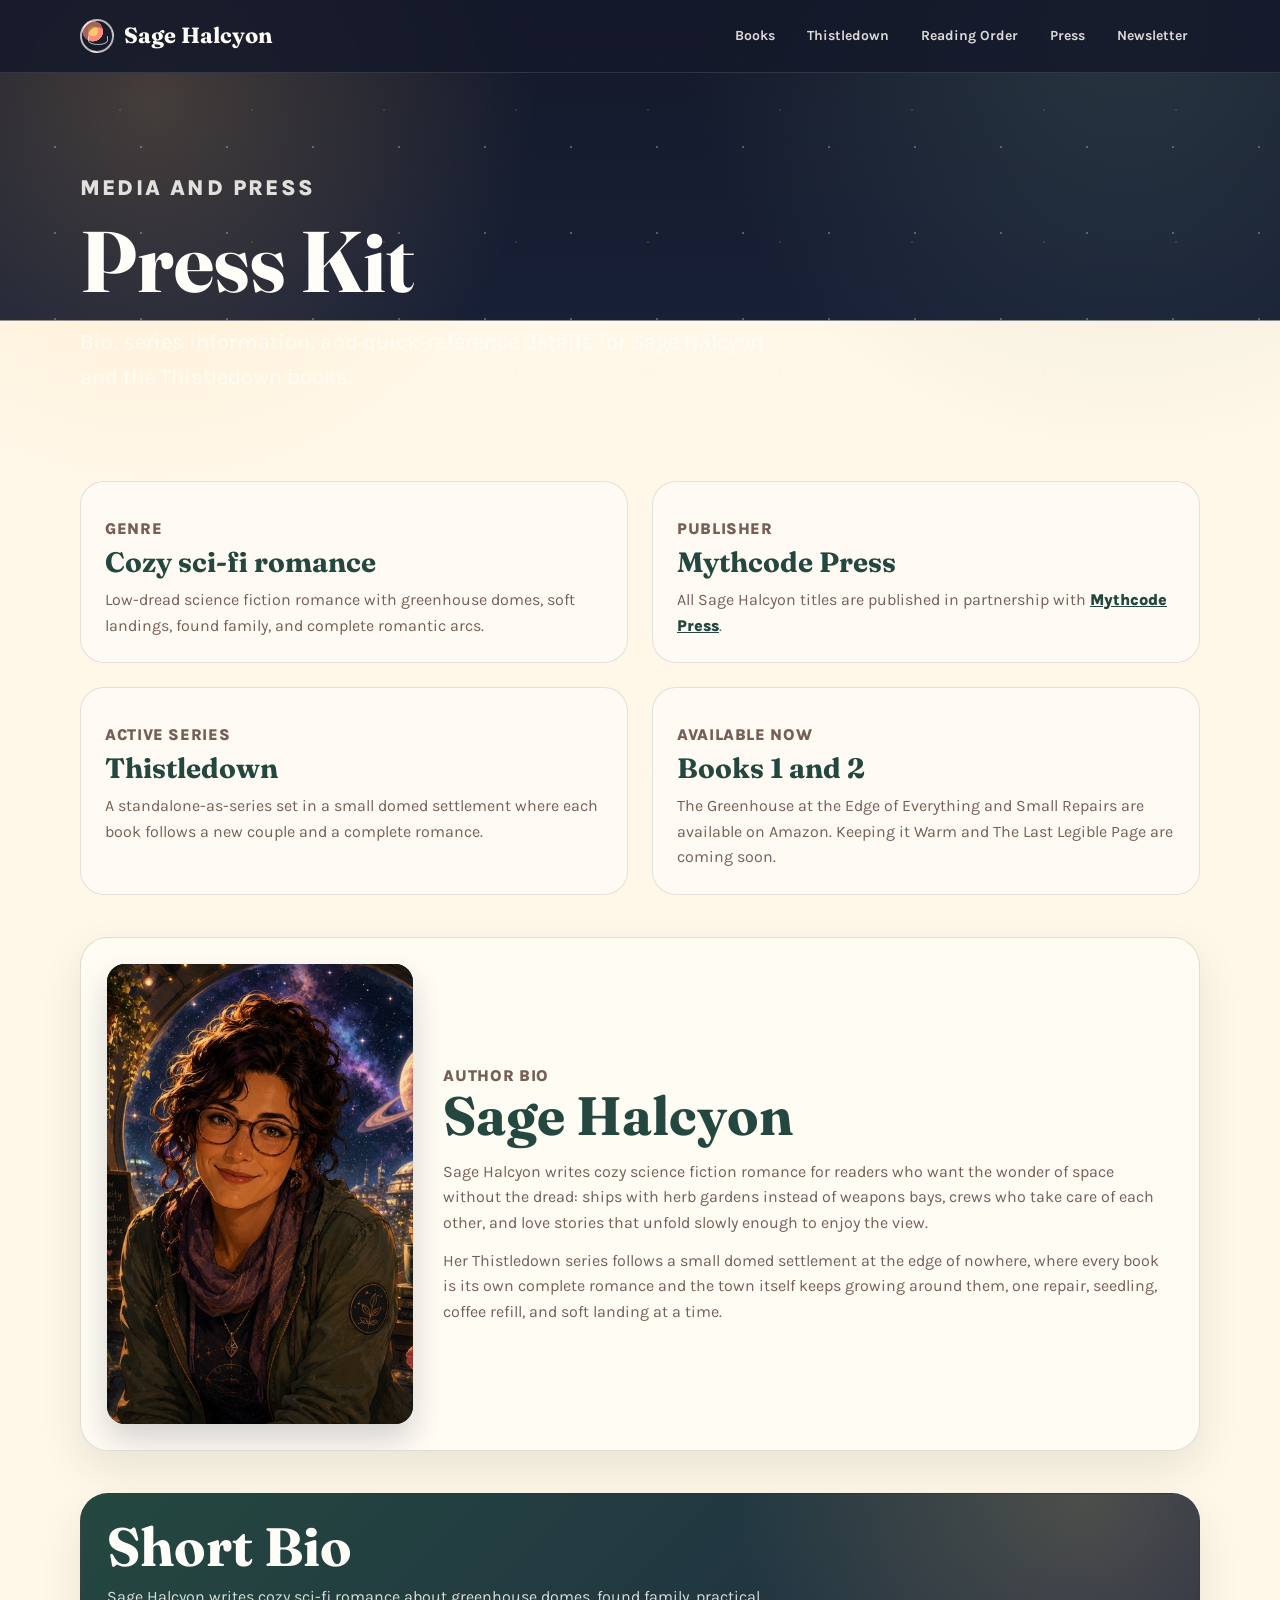
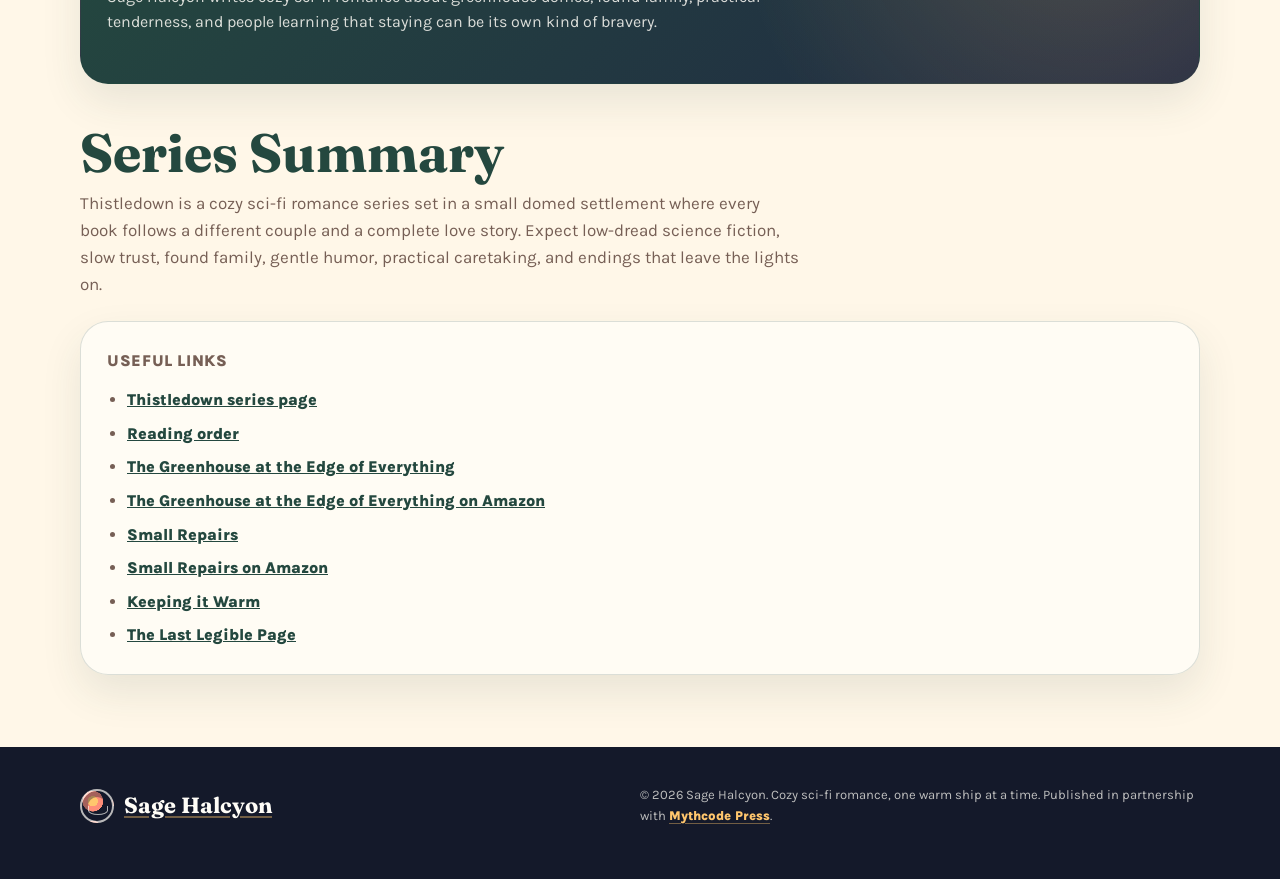
<file: press.html>
<!DOCTYPE html>
<html lang="en">
<head>
<meta charset="UTF-8">
<meta name="viewport" content="width=device-width, initial-scale=1.0">
<title>Press Kit | Sage Halcyon</title>
<meta name="description" content="Press kit for Sage Halcyon, author of cozy sci-fi romance and the Thistledown series.">
<meta property="og:title" content="Press Kit | Sage Halcyon">
<meta property="og:description" content="Author bio, series summary, cover information, and press details for Sage Halcyon.">
<meta property="og:type" content="website">
<meta property="og:image" content="images/sage-halcyon-portrait.jpg">
<link rel="preconnect" href="https://fonts.googleapis.com">
<link rel="preconnect" href="https://fonts.gstatic.com" crossorigin>
<link href="https://fonts.googleapis.com/css2?family=Fraunces:opsz,wght@9..144,500;9..144,600;9..144,700&family=Karla:wght@400;500;600;700&display=swap" rel="stylesheet">
<link rel="stylesheet" href="site-pages.css">
</head>
<body>
<nav aria-label="Primary navigation">
  <div class="shell nav-inner">
    <a class="brand" href="index.html"><span class="brand-mark" aria-hidden="true"></span><span>Sage Halcyon</span></a>
    <div class="nav-links">
      <a href="index.html#books">Books</a>
      <a href="thistledown.html">Thistledown</a>
      <a href="reading-order.html">Reading Order</a>
      <a href="press.html">Press</a>
      <a href="index.html#newsletter">Newsletter</a>
    </div>
  </div>
</nav>

<header class="page-hero">
  <div class="shell">
    <p class="eyebrow">Media and press</p>
    <h1>Press Kit</h1>
    <p>Bio, series information, and quick-reference details for Sage Halcyon and the Thistledown books.</p>
  </div>
</header>

<main>
  <div class="shell">
    <section class="section grid">
      <article class="card">
        <p class="meta">Genre</p>
        <h3>Cozy sci-fi romance</h3>
        <p>Low-dread science fiction romance with greenhouse domes, soft landings, found family, and complete romantic arcs.</p>
      </article>
      <article class="card">
        <p class="meta">Publisher</p>
        <h3>Mythcode Press</h3>
        <p>All Sage Halcyon titles are published in partnership with <a href="https://mythcodepress.com/" style="color: var(--greenhouse); font-weight: 900; text-decoration: underline;">Mythcode Press</a>.</p>
      </article>
      <article class="card">
        <p class="meta">Active series</p>
        <h3>Thistledown</h3>
        <p>A standalone-as-series set in a small domed settlement where each book follows a new couple and a complete romance.</p>
      </article>
      <article class="card">
        <p class="meta">Available now</p>
        <h3>Books 1 and 2</h3>
        <p>The Greenhouse at the Edge of Everything and Small Repairs are available on Amazon. Keeping it Warm and The Last Legible Page are coming soon.</p>
      </article>
    </section>

    <section class="section feature panel pad">
      <div class="book-cover">
        <img src="images/sage-halcyon-portrait.jpg" alt="Portrait of Sage Halcyon in a cozy greenhouse observatory">
      </div>
      <div>
        <p class="meta">Author bio</p>
        <h2 style="color: var(--greenhouse); font-size: clamp(32px, 5vw, 54px); line-height: 1;">Sage Halcyon</h2>
        <p style="margin-top:16px;">Sage Halcyon writes cozy science fiction romance for readers who want the wonder of space without the dread: ships with herb gardens instead of weapons bays, crews who take care of each other, and love stories that unfold slowly enough to enjoy the view.</p>
        <p style="margin-top:12px;">Her Thistledown series follows a small domed settlement at the edge of nowhere, where every book is its own complete romance and the town itself keeps growing around them, one repair, seedling, coffee refill, and soft landing at a time.</p>
      </div>
    </section>

    <section class="section panel pad quote-panel">
      <div class="section-head">
        <h2>Short Bio</h2>
        <p>Sage Halcyon writes cozy sci-fi romance about greenhouse domes, found family, practical tenderness, and people learning that staying can be its own kind of bravery.</p>
      </div>
    </section>

    <section class="section">
      <div class="section-head">
        <h2>Series Summary</h2>
        <p>Thistledown is a cozy sci-fi romance series set in a small domed settlement where every book follows a different couple and a complete love story. Expect low-dread science fiction, slow trust, found family, gentle humor, practical caretaking, and endings that leave the lights on.</p>
      </div>
      <div class="panel pad">
        <p class="meta">Useful links</p>
        <ul class="press-list">
          <li><a href="thistledown.html" style="color: var(--greenhouse); font-weight: 900; text-decoration: underline;">Thistledown series page</a></li>
          <li><a href="reading-order.html" style="color: var(--greenhouse); font-weight: 900; text-decoration: underline;">Reading order</a></li>
          <li><a href="greenhouse-at-the-edge-of-everything.html" style="color: var(--greenhouse); font-weight: 900; text-decoration: underline;">The Greenhouse at the Edge of Everything</a></li>
          <li><a href="https://www.amazon.com/dp/B0H6KDZM4G" style="color: var(--greenhouse); font-weight: 900; text-decoration: underline;">The Greenhouse at the Edge of Everything on Amazon</a></li>
          <li><a href="small-repairs.html" style="color: var(--greenhouse); font-weight: 900; text-decoration: underline;">Small Repairs</a></li>
          <li><a href="https://www.amazon.com/dp/B0H6YFNH25" style="color: var(--greenhouse); font-weight: 900; text-decoration: underline;">Small Repairs on Amazon</a></li>
          <li><a href="keeping-it-warm.html" style="color: var(--greenhouse); font-weight: 900; text-decoration: underline;">Keeping it Warm</a></li>
          <li><a href="the-last-legible-page.html" style="color: var(--greenhouse); font-weight: 900; text-decoration: underline;">The Last Legible Page</a></li>
        </ul>
      </div>
    </section>
  </div>
</main>

<footer>
  <div class="shell footer-inner">
    <a class="brand" href="index.html"><span class="brand-mark" aria-hidden="true"></span><span>Sage Halcyon</span></a>
    <p>&copy; 2026 Sage Halcyon. Cozy sci-fi romance, one warm ship at a time. Published in partnership with <a href="https://mythcodepress.com/">Mythcode Press</a>.</p>
  </div>
</footer>
</body>
</html>
</file>
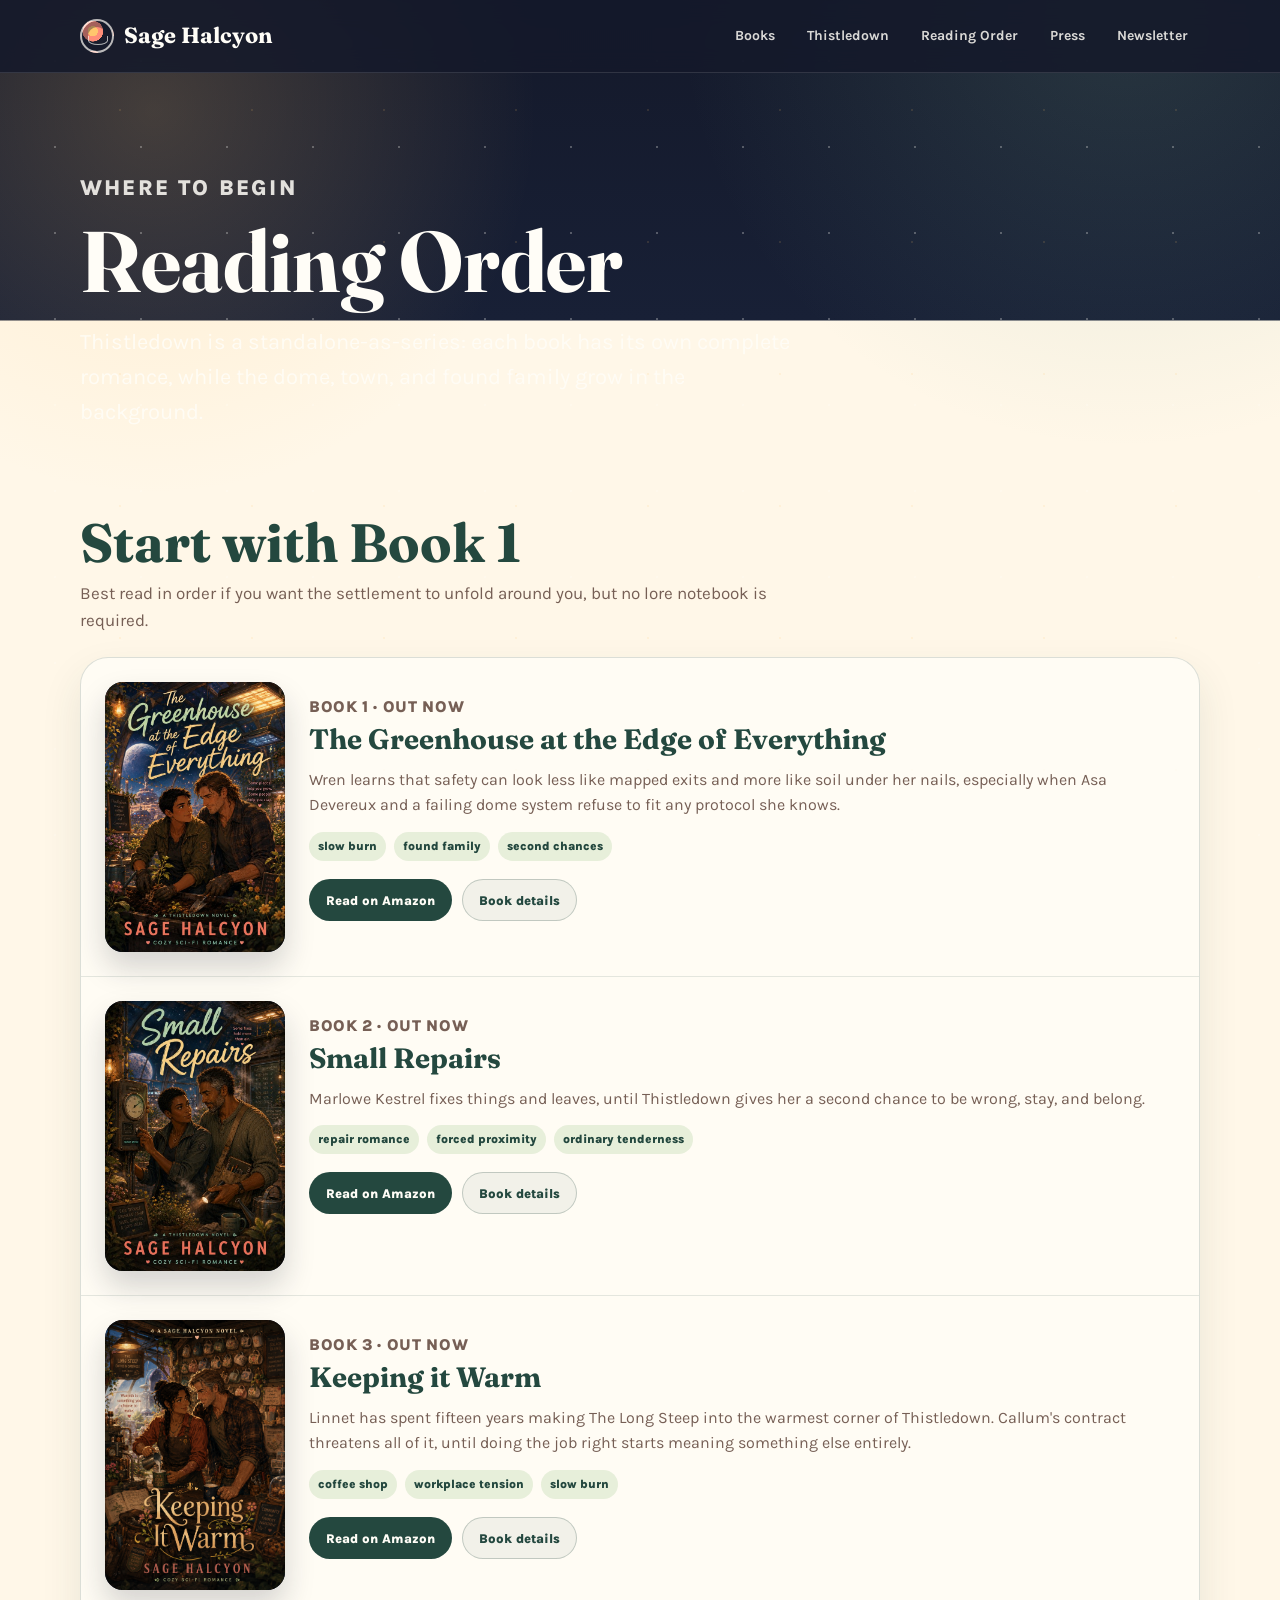
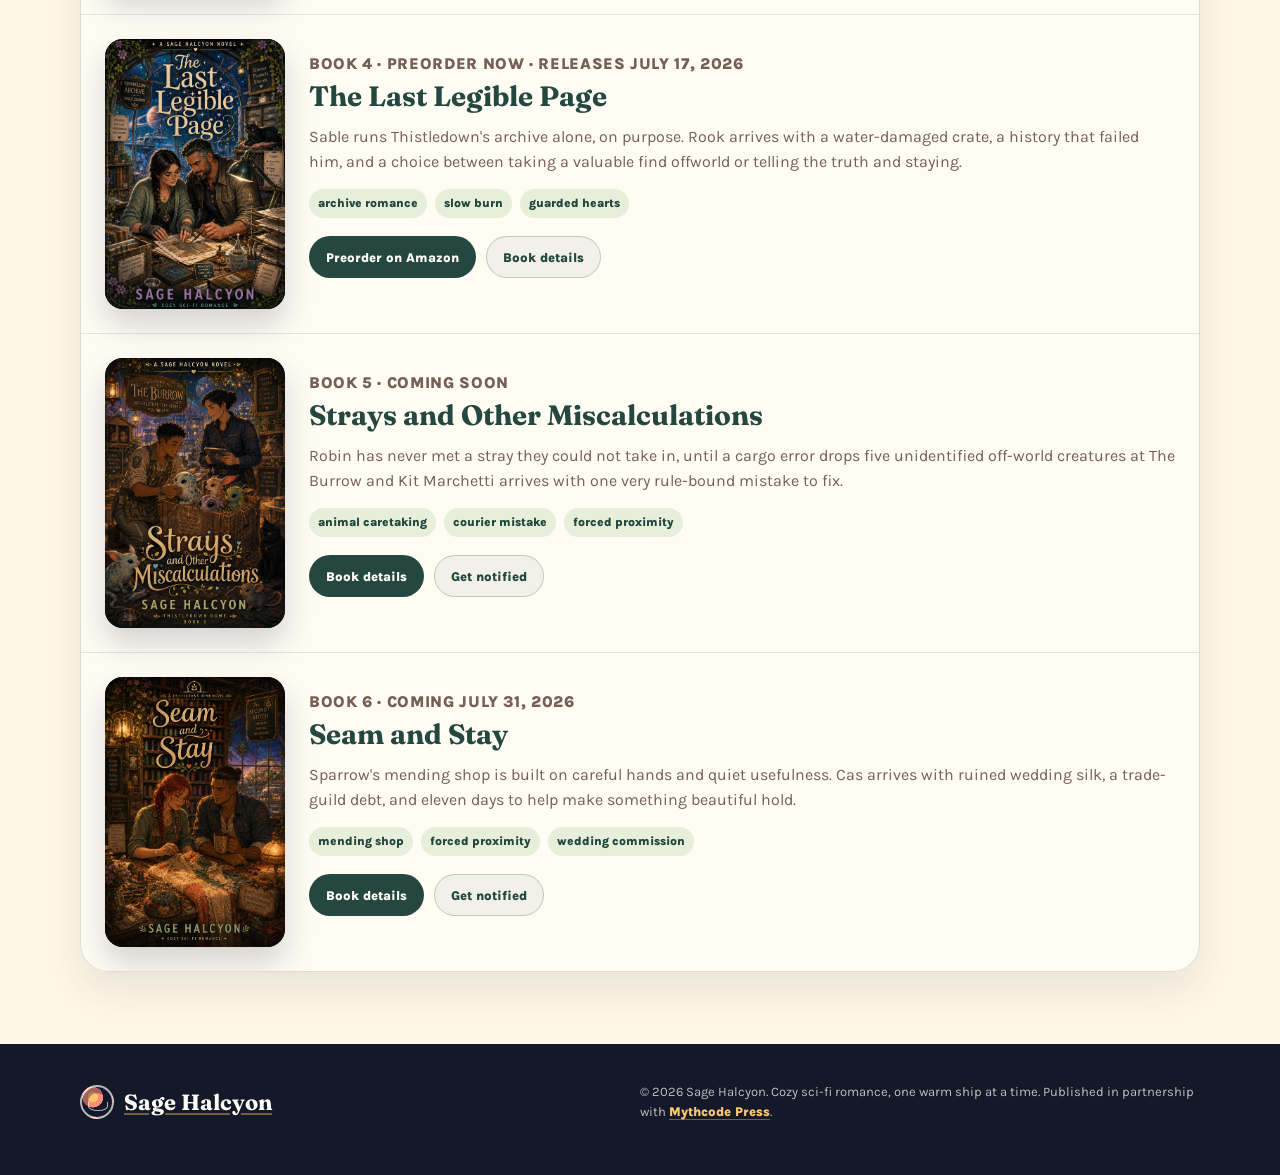
<file: reading-order.html>
<!DOCTYPE html>
<html lang="en">
<head>
<meta charset="UTF-8">
<meta name="viewport" content="width=device-width, initial-scale=1.0">
<title>Reading Order | Sage Halcyon</title>
<meta name="description" content="The recommended reading order for Sage Halcyon's cozy sci-fi romance series, Thistledown.">
<meta property="og:title" content="Reading Order | Sage Halcyon">
<meta property="og:description" content="Where to begin with Thistledown, a cozy sci-fi romance series set under greenhouse stars.">
<meta property="og:type" content="website">
<meta property="og:image" content="images/small-repairs-cover.jpg">
<link rel="preconnect" href="https://fonts.googleapis.com">
<link rel="preconnect" href="https://fonts.gstatic.com" crossorigin>
<link href="https://fonts.googleapis.com/css2?family=Fraunces:opsz,wght@9..144,500;9..144,600;9..144,700&family=Karla:wght@400;500;600;700&display=swap" rel="stylesheet">
<link rel="stylesheet" href="site-pages.css">
</head>
<body>
<nav aria-label="Primary navigation">
  <div class="shell nav-inner">
    <a class="brand" href="index.html"><span class="brand-mark" aria-hidden="true"></span><span>Sage Halcyon</span></a>
    <div class="nav-links">
      <a href="index.html#books">Books</a>
      <a href="thistledown.html">Thistledown</a>
      <a href="reading-order.html">Reading Order</a>
      <a href="press.html">Press</a>
      <a href="index.html#newsletter">Newsletter</a>
    </div>
  </div>
</nav>

<header class="page-hero">
  <div class="shell">
    <p class="eyebrow">Where to begin</p>
    <h1>Reading Order</h1>
    <p>Thistledown is a standalone-as-series: each book has its own complete romance, while the dome, town, and found family grow in the background.</p>
  </div>
</header>

<main>
  <div class="shell">
    <section class="section">
      <div class="section-head">
        <h2>Start with Book 1</h2>
        <p>Best read in order if you want the settlement to unfold around you, but no lore notebook is required.</p>
      </div>
      <div class="panel">
        <article class="book-row">
          <a class="book-cover" href="greenhouse-at-the-edge-of-everything.html">
            <img src="images/greenhouse-cover.jpg" alt="Cover of The Greenhouse at the Edge of Everything">
          </a>
          <div>
            <p class="meta">Book 1 · Out now</p>
            <h3>The Greenhouse at the Edge of Everything</h3>
            <p>Wren learns that safety can look less like mapped exits and more like soil under her nails, especially when Asa Devereux and a failing dome system refuse to fit any protocol she knows.</p>
            <div class="chips"><span>slow burn</span><span>found family</span><span>second chances</span></div>
            <div class="actions">
              <a class="button primary" href="https://www.amazon.com/dp/B0H6KDZM4G">Read on Amazon</a>
              <a class="button ghost" href="greenhouse-at-the-edge-of-everything.html">Book details</a>
            </div>
          </div>
        </article>
        <article class="book-row">
          <a class="book-cover" href="small-repairs.html">
            <img src="images/small-repairs-cover.jpg" alt="Cover of Small Repairs">
          </a>
          <div>
            <p class="meta">Book 2 · Out now</p>
            <h3>Small Repairs</h3>
            <p>Marlowe Kestrel fixes things and leaves, until Thistledown gives her a second chance to be wrong, stay, and belong.</p>
            <div class="chips"><span>repair romance</span><span>forced proximity</span><span>ordinary tenderness</span></div>
            <div class="actions">
              <a class="button primary" href="https://www.amazon.com/dp/B0H6YFNH25">Read on Amazon</a>
              <a class="button ghost" href="small-repairs.html">Book details</a>
            </div>
          </div>
        </article>
        <article class="book-row">
          <a class="book-cover" href="keeping-it-warm.html">
            <img src="images/keeping-it-warm-cover.png" alt="Cover of Keeping it Warm">
          </a>
          <div>
            <p class="meta">Book 3 &middot; Out now</p>
            <h3>Keeping it Warm</h3>
            <p>Linnet has spent fifteen years making The Long Steep into the warmest corner of Thistledown. Callum's contract threatens all of it, until doing the job right starts meaning something else entirely.</p>
            <div class="chips"><span>coffee shop</span><span>workplace tension</span><span>slow burn</span></div>
            <div class="actions">
              <a class="button primary" href="https://www.amazon.com/dp/B0H7L2484B">Read on Amazon</a>
              <a class="button ghost" href="keeping-it-warm.html">Book details</a>
            </div>
          </div>
        </article>
        <article class="book-row">
          <a class="book-cover" href="the-last-legible-page.html">
            <img src="images/last-legible-page-cover.jpg" alt="Cover of The Last Legible Page">
          </a>
          <div>
            <p class="meta">Book 4 · Preorder now · Releases July 17, 2026</p>
            <h3>The Last Legible Page</h3>
            <p>Sable runs Thistledown's archive alone, on purpose. Rook arrives with a water-damaged crate, a history that failed him, and a choice between taking a valuable find offworld or telling the truth and staying.</p>
            <div class="chips"><span>archive romance</span><span>slow burn</span><span>guarded hearts</span></div>
            <div class="actions">
              <a class="button primary" href="https://www.amazon.com/dp/B0H7T727PG">Preorder on Amazon</a>
              <a class="button ghost" href="the-last-legible-page.html">Book details</a>
            </div>
          </div>
        </article>
        <article class="book-row">
          <a class="book-cover" href="strays-and-other-miscalculations.html">
            <img src="images/strays-and-other-miscalculations-cover.jpg" alt="Cover of Strays and Other Miscalculations">
          </a>
          <div>
            <p class="meta">Book 5 · Coming soon</p>
            <h3>Strays and Other Miscalculations</h3>
            <p>Robin has never met a stray they could not take in, until a cargo error drops five unidentified off-world creatures at The Burrow and Kit Marchetti arrives with one very rule-bound mistake to fix.</p>
            <div class="chips"><span>animal caretaking</span><span>courier mistake</span><span>forced proximity</span></div>
            <div class="actions">
              <a class="button primary" href="strays-and-other-miscalculations.html">Book details</a>
              <a class="button ghost" href="index.html#newsletter">Get notified</a>
            </div>
          </div>
        </article>
        <article class="book-row">
          <a class="book-cover" href="seam-and-stay.html">
            <img src="images/seam-and-stay-cover.jpg" alt="Cover of Seam and Stay">
          </a>
          <div>
            <p class="meta">Book 6 &middot; Coming July 31, 2026</p>
            <h3>Seam and Stay</h3>
            <p>Sparrow's mending shop is built on careful hands and quiet usefulness. Cas arrives with ruined wedding silk, a trade-guild debt, and eleven days to help make something beautiful hold.</p>
            <div class="chips"><span>mending shop</span><span>forced proximity</span><span>wedding commission</span></div>
            <div class="actions">
              <a class="button primary" href="seam-and-stay.html">Book details</a>
              <a class="button ghost" href="index.html#newsletter">Get notified</a>
            </div>
          </div>
        </article>
      </div>
    </section>
  </div>
</main>

<footer>
  <div class="shell footer-inner">
    <a class="brand" href="index.html"><span class="brand-mark" aria-hidden="true"></span><span>Sage Halcyon</span></a>
    <p>&copy; 2026 Sage Halcyon. Cozy sci-fi romance, one warm ship at a time. Published in partnership with <a href="https://mythcodepress.com/">Mythcode Press</a>.</p>
  </div>
</footer>
</body>
</html>
</file>
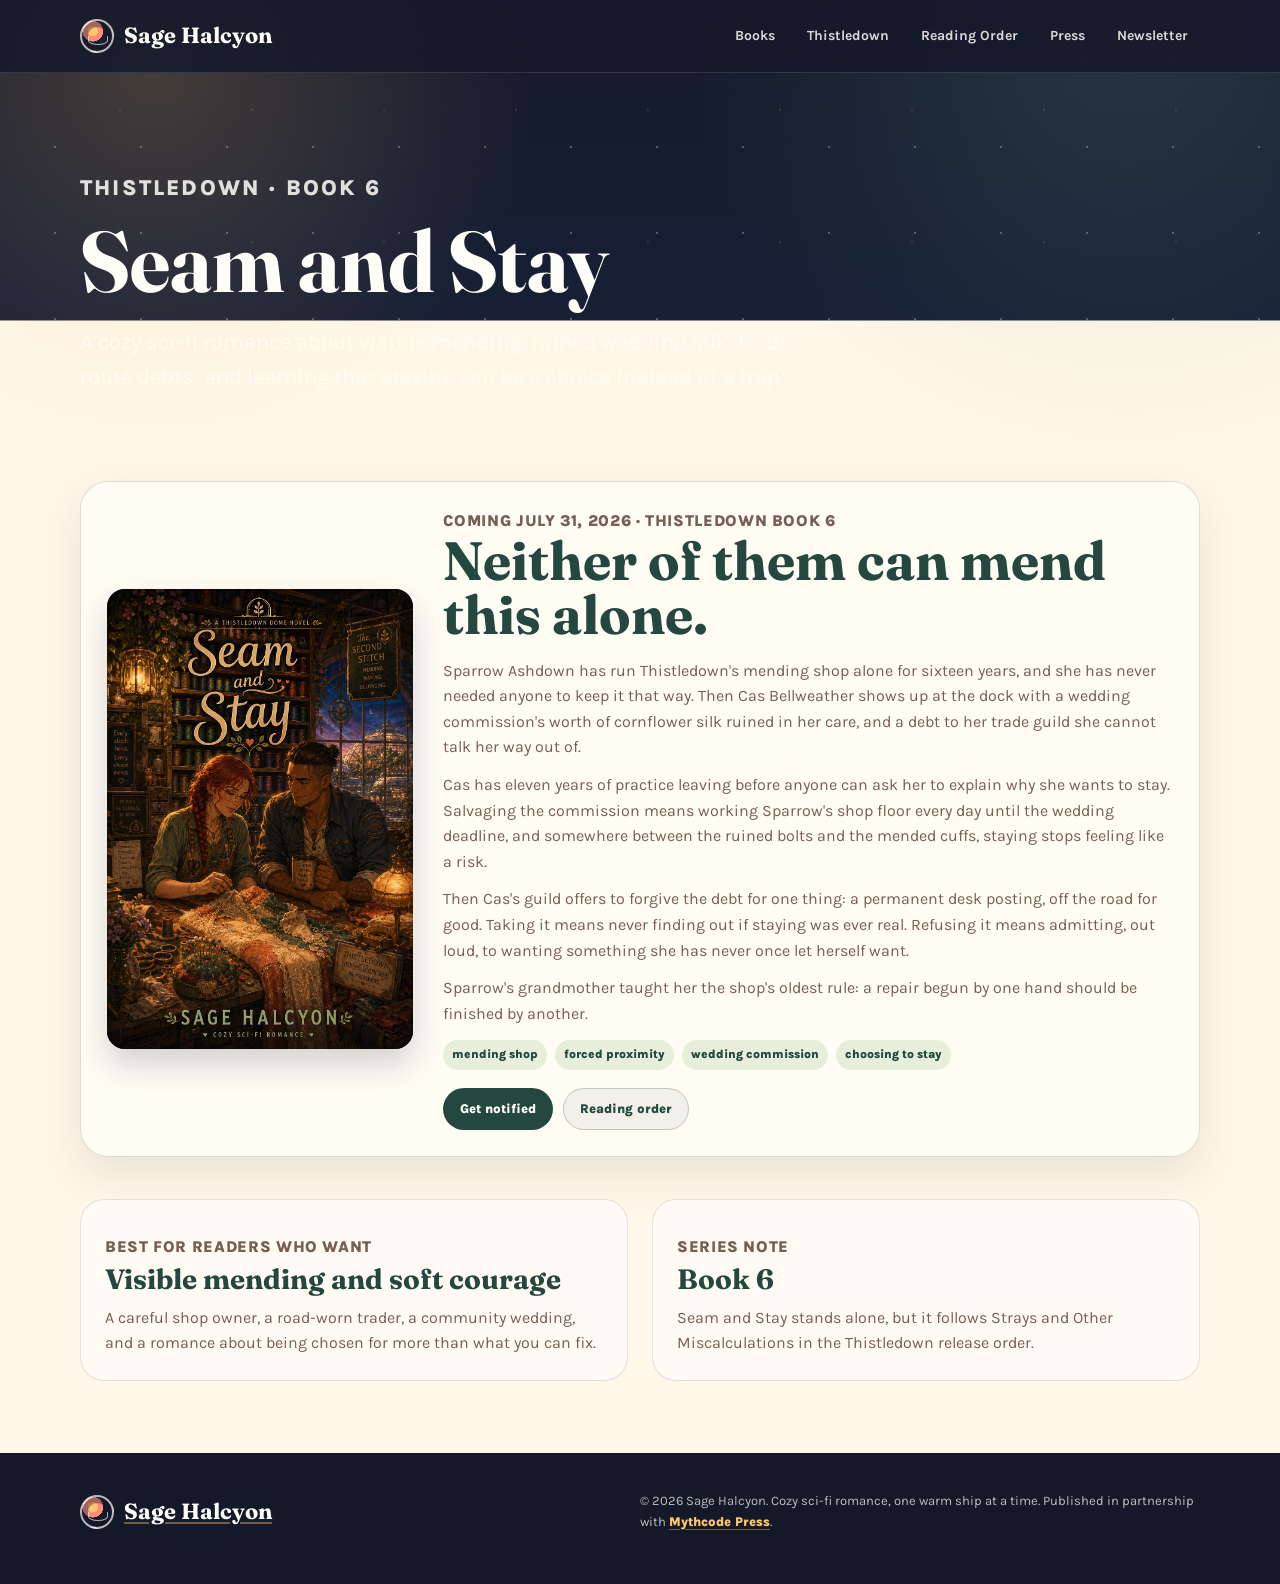
<file: seam-and-stay.html>
<!DOCTYPE html>
<html lang="en">
<head>
<meta charset="UTF-8">
<meta name="viewport" content="width=device-width, initial-scale=1.0">
<title>Seam and Stay | Sage Halcyon</title>
<meta name="description" content="Seam and Stay by Sage Halcyon, Thistledown Book 6. A cozy sci-fi romance about mending, damaged wedding silk, trade-route debts, and choosing to stay.">
<meta property="og:title" content="Seam and Stay | Sage Halcyon">
<meta property="og:description" content="A coming-soon Thistledown romance about a mending shop owner, a fabric trader, a ruined wedding commission, and the courage to stay by choice.">
<meta property="og:type" content="book">
<meta property="og:image" content="images/seam-and-stay-cover.jpg">
<link rel="preconnect" href="https://fonts.googleapis.com">
<link rel="preconnect" href="https://fonts.gstatic.com" crossorigin>
<link href="https://fonts.googleapis.com/css2?family=Fraunces:opsz,wght@9..144,500;9..144,600;9..144,700&family=Karla:wght@400;500;600;700&display=swap" rel="stylesheet">
<link rel="stylesheet" href="site-pages.css">
</head>
<body>
<nav aria-label="Primary navigation">
  <div class="shell nav-inner">
    <a class="brand" href="index.html"><span class="brand-mark" aria-hidden="true"></span><span>Sage Halcyon</span></a>
    <div class="nav-links">
      <a href="index.html#books">Books</a>
      <a href="thistledown.html">Thistledown</a>
      <a href="reading-order.html">Reading Order</a>
      <a href="press.html">Press</a>
      <a href="index.html#newsletter">Newsletter</a>
    </div>
  </div>
</nav>

<header class="page-hero">
  <div class="shell">
    <p class="eyebrow">Thistledown &middot; Book 6</p>
    <h1>Seam and Stay</h1>
    <p>A cozy sci-fi romance about visible mending, ruined wedding silk, trade-route debts, and learning that staying can be a choice instead of a trap.</p>
  </div>
</header>

<main>
  <div class="shell">
    <section class="section feature panel pad">
      <div class="book-cover">
        <img src="images/seam-and-stay-cover.jpg" alt="Cover of Seam and Stay">
      </div>
      <div>
        <p class="meta">Coming July 31, 2026 &middot; Thistledown Book 6</p>
        <h2 style="color: var(--greenhouse); font-size: clamp(32px, 5vw, 54px); line-height: 1;">Neither of them can mend this alone.</h2>
        <p style="margin-top:16px;">Sparrow Ashdown has run Thistledown's mending shop alone for sixteen years, and she has never needed anyone to keep it that way. Then Cas Bellweather shows up at the dock with a wedding commission's worth of cornflower silk ruined in her care, and a debt to her trade guild she cannot talk her way out of.</p>
        <p style="margin-top:12px;">Cas has eleven years of practice leaving before anyone can ask her to explain why she wants to stay. Salvaging the commission means working Sparrow's shop floor every day until the wedding deadline, and somewhere between the ruined bolts and the mended cuffs, staying stops feeling like a risk.</p>
        <p style="margin-top:12px;">Then Cas's guild offers to forgive the debt for one thing: a permanent desk posting, off the road for good. Taking it means never finding out if staying was ever real. Refusing it means admitting, out loud, to wanting something she has never once let herself want.</p>
        <p style="margin-top:12px;">Sparrow's grandmother taught her the shop's oldest rule: a repair begun by one hand should be finished by another.</p>
        <div class="chips"><span>mending shop</span><span>forced proximity</span><span>wedding commission</span><span>choosing to stay</span></div>
        <div class="actions">
          <a class="button primary" href="index.html#newsletter">Get notified</a>
          <a class="button ghost" href="reading-order.html">Reading order</a>
        </div>
      </div>
    </section>

    <section class="section">
      <div class="grid">
        <article class="card">
          <p class="meta">Best for readers who want</p>
          <h3>Visible mending and soft courage</h3>
          <p>A careful shop owner, a road-worn trader, a community wedding, and a romance about being chosen for more than what you can fix.</p>
        </article>
        <article class="card">
          <p class="meta">Series note</p>
          <h3>Book 6</h3>
          <p>Seam and Stay stands alone, but it follows Strays and Other Miscalculations in the Thistledown release order.</p>
        </article>
      </div>
    </section>
  </div>
</main>

<footer>
  <div class="shell footer-inner">
    <a class="brand" href="index.html"><span class="brand-mark" aria-hidden="true"></span><span>Sage Halcyon</span></a>
    <p>&copy; 2026 Sage Halcyon. Cozy sci-fi romance, one warm ship at a time. Published in partnership with <a href="https://mythcodepress.com/">Mythcode Press</a>.</p>
  </div>
</footer>
</body>
</html>
</file>
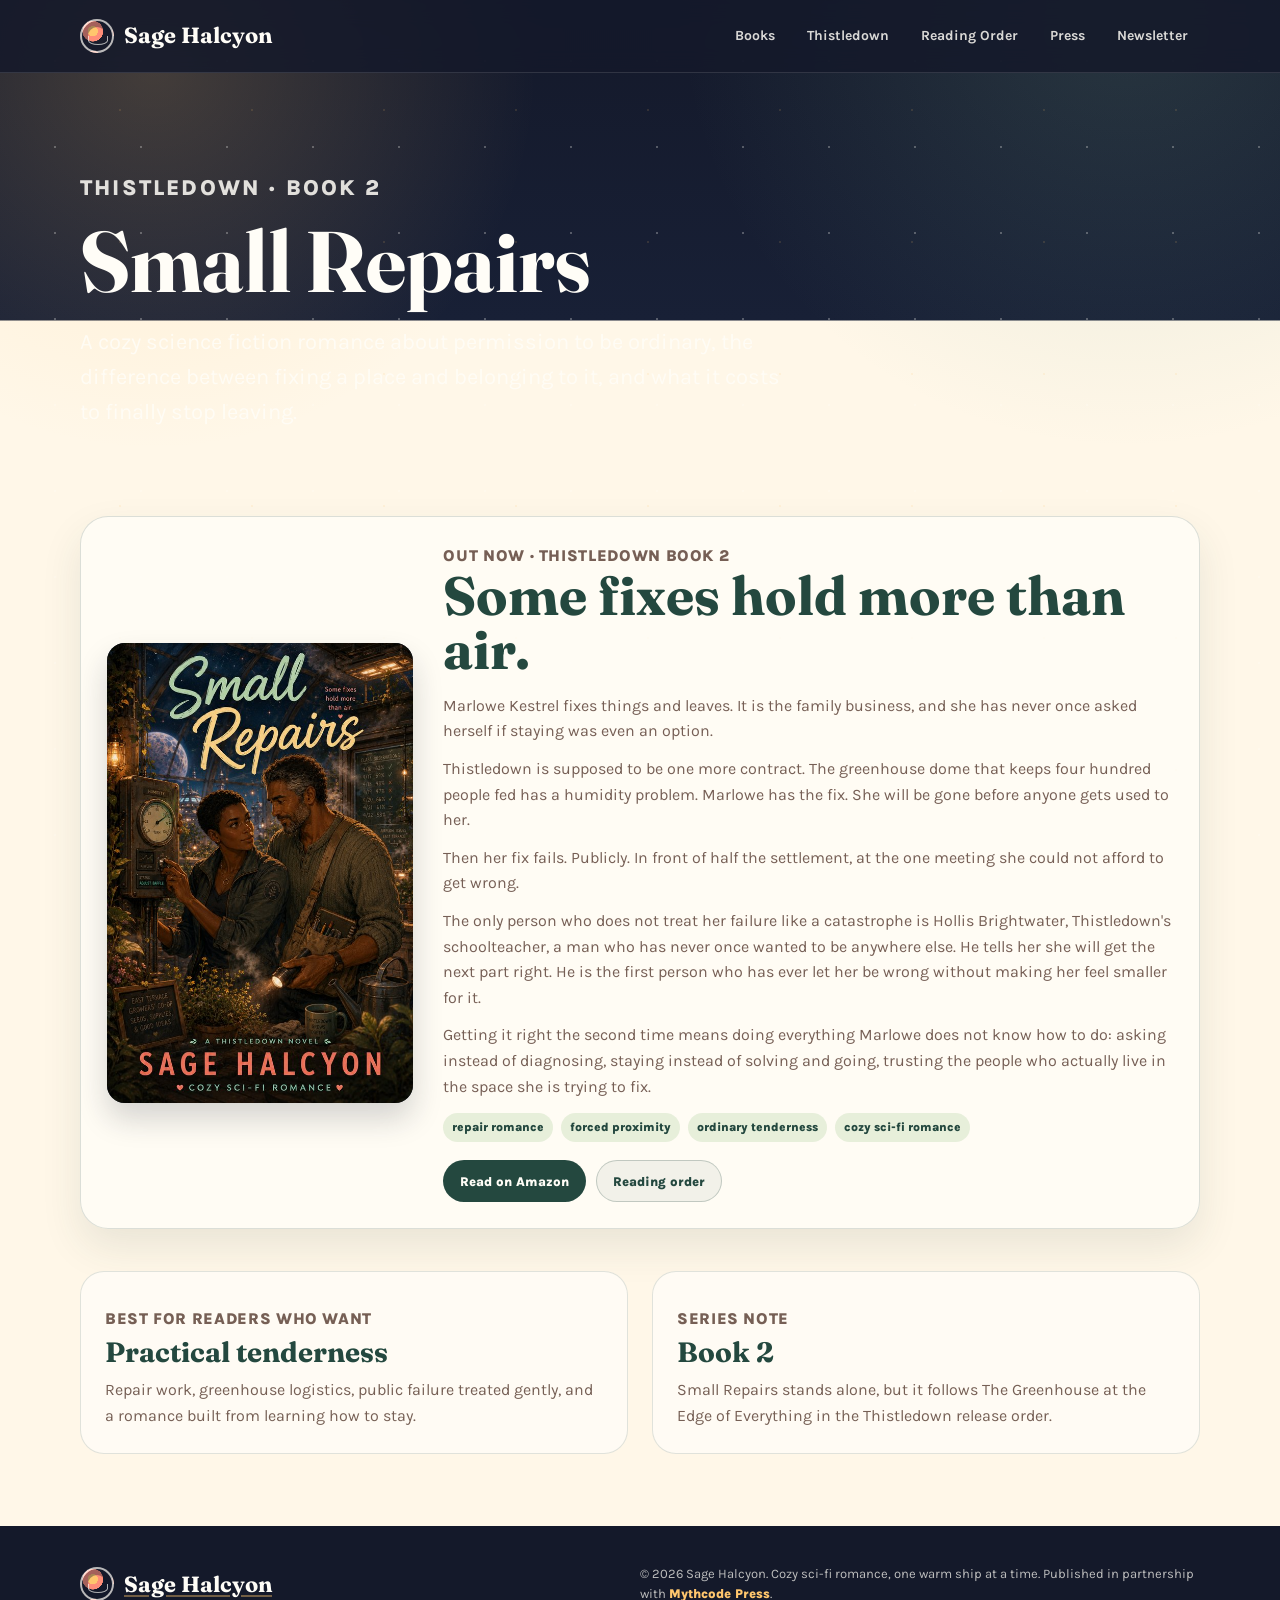
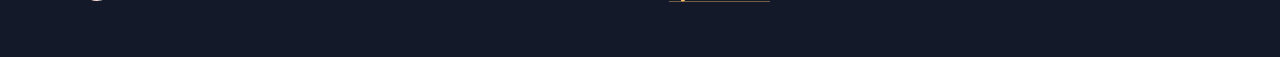
<file: small-repairs.html>
<!DOCTYPE html>
<html lang="en">
<head>
<meta charset="UTF-8">
<meta name="viewport" content="width=device-width, initial-scale=1.0">
<title>Small Repairs | Sage Halcyon</title>
<meta name="description" content="Small Repairs by Sage Halcyon, Thistledown Book 2. A cozy science fiction romance about permission to be ordinary, the difference between fixing a place and belonging to it, and what it costs to finally stop leaving.">
<meta property="og:title" content="Small Repairs | Sage Halcyon">
<meta property="og:description" content="Marlowe Kestrel fixes things and leaves, until Thistledown gives her a second chance to be wrong, stay, and belong.">
<meta property="og:type" content="book">
<meta property="og:image" content="images/small-repairs-cover.jpg">
<link rel="preconnect" href="https://fonts.googleapis.com">
<link rel="preconnect" href="https://fonts.gstatic.com" crossorigin>
<link href="https://fonts.googleapis.com/css2?family=Fraunces:opsz,wght@9..144,500;9..144,600;9..144,700&family=Karla:wght@400;500;600;700&display=swap" rel="stylesheet">
<link rel="stylesheet" href="site-pages.css">
</head>
<body>
<nav aria-label="Primary navigation">
  <div class="shell nav-inner">
    <a class="brand" href="index.html"><span class="brand-mark" aria-hidden="true"></span><span>Sage Halcyon</span></a>
    <div class="nav-links">
      <a href="index.html#books">Books</a>
      <a href="thistledown.html">Thistledown</a>
      <a href="reading-order.html">Reading Order</a>
      <a href="press.html">Press</a>
      <a href="index.html#newsletter">Newsletter</a>
    </div>
  </div>
</nav>

<header class="page-hero">
  <div class="shell">
    <p class="eyebrow">Thistledown · Book 2</p>
    <h1>Small Repairs</h1>
    <p>A cozy science fiction romance about permission to be ordinary, the difference between fixing a place and belonging to it, and what it costs to finally stop leaving.</p>
  </div>
</header>

<main>
  <div class="shell">
    <section class="section feature panel pad">
      <div class="book-cover">
        <img src="images/small-repairs-cover.jpg" alt="Cover of Small Repairs">
      </div>
      <div>
        <p class="meta">Out now · Thistledown Book 2</p>
        <h2 style="color: var(--greenhouse); font-size: clamp(32px, 5vw, 54px); line-height: 1;">Some fixes hold more than air.</h2>
        <p style="margin-top:16px;">Marlowe Kestrel fixes things and leaves. It is the family business, and she has never once asked herself if staying was even an option.</p>
        <p style="margin-top:12px;">Thistledown is supposed to be one more contract. The greenhouse dome that keeps four hundred people fed has a humidity problem. Marlowe has the fix. She will be gone before anyone gets used to her.</p>
        <p style="margin-top:12px;">Then her fix fails. Publicly. In front of half the settlement, at the one meeting she could not afford to get wrong.</p>
        <p style="margin-top:12px;">The only person who does not treat her failure like a catastrophe is Hollis Brightwater, Thistledown's schoolteacher, a man who has never once wanted to be anywhere else. He tells her she will get the next part right. He is the first person who has ever let her be wrong without making her feel smaller for it.</p>
        <p style="margin-top:12px;">Getting it right the second time means doing everything Marlowe does not know how to do: asking instead of diagnosing, staying instead of solving and going, trusting the people who actually live in the space she is trying to fix.</p>
        <div class="chips"><span>repair romance</span><span>forced proximity</span><span>ordinary tenderness</span><span>cozy sci-fi romance</span></div>
        <div class="actions">
          <a class="button primary" href="https://www.amazon.com/dp/B0H6YFNH25">Read on Amazon</a>
          <a class="button ghost" href="reading-order.html">Reading order</a>
        </div>
      </div>
    </section>

    <section class="section">
      <div class="grid">
        <article class="card">
          <p class="meta">Best for readers who want</p>
          <h3>Practical tenderness</h3>
          <p>Repair work, greenhouse logistics, public failure treated gently, and a romance built from learning how to stay.</p>
        </article>
        <article class="card">
          <p class="meta">Series note</p>
          <h3>Book 2</h3>
          <p>Small Repairs stands alone, but it follows The Greenhouse at the Edge of Everything in the Thistledown release order.</p>
        </article>
      </div>
    </section>
  </div>
</main>

<footer>
  <div class="shell footer-inner">
    <a class="brand" href="index.html"><span class="brand-mark" aria-hidden="true"></span><span>Sage Halcyon</span></a>
    <p>&copy; 2026 Sage Halcyon. Cozy sci-fi romance, one warm ship at a time. Published in partnership with <a href="https://mythcodepress.com/">Mythcode Press</a>.</p>
  </div>
</footer>
</body>
</html>
</file>
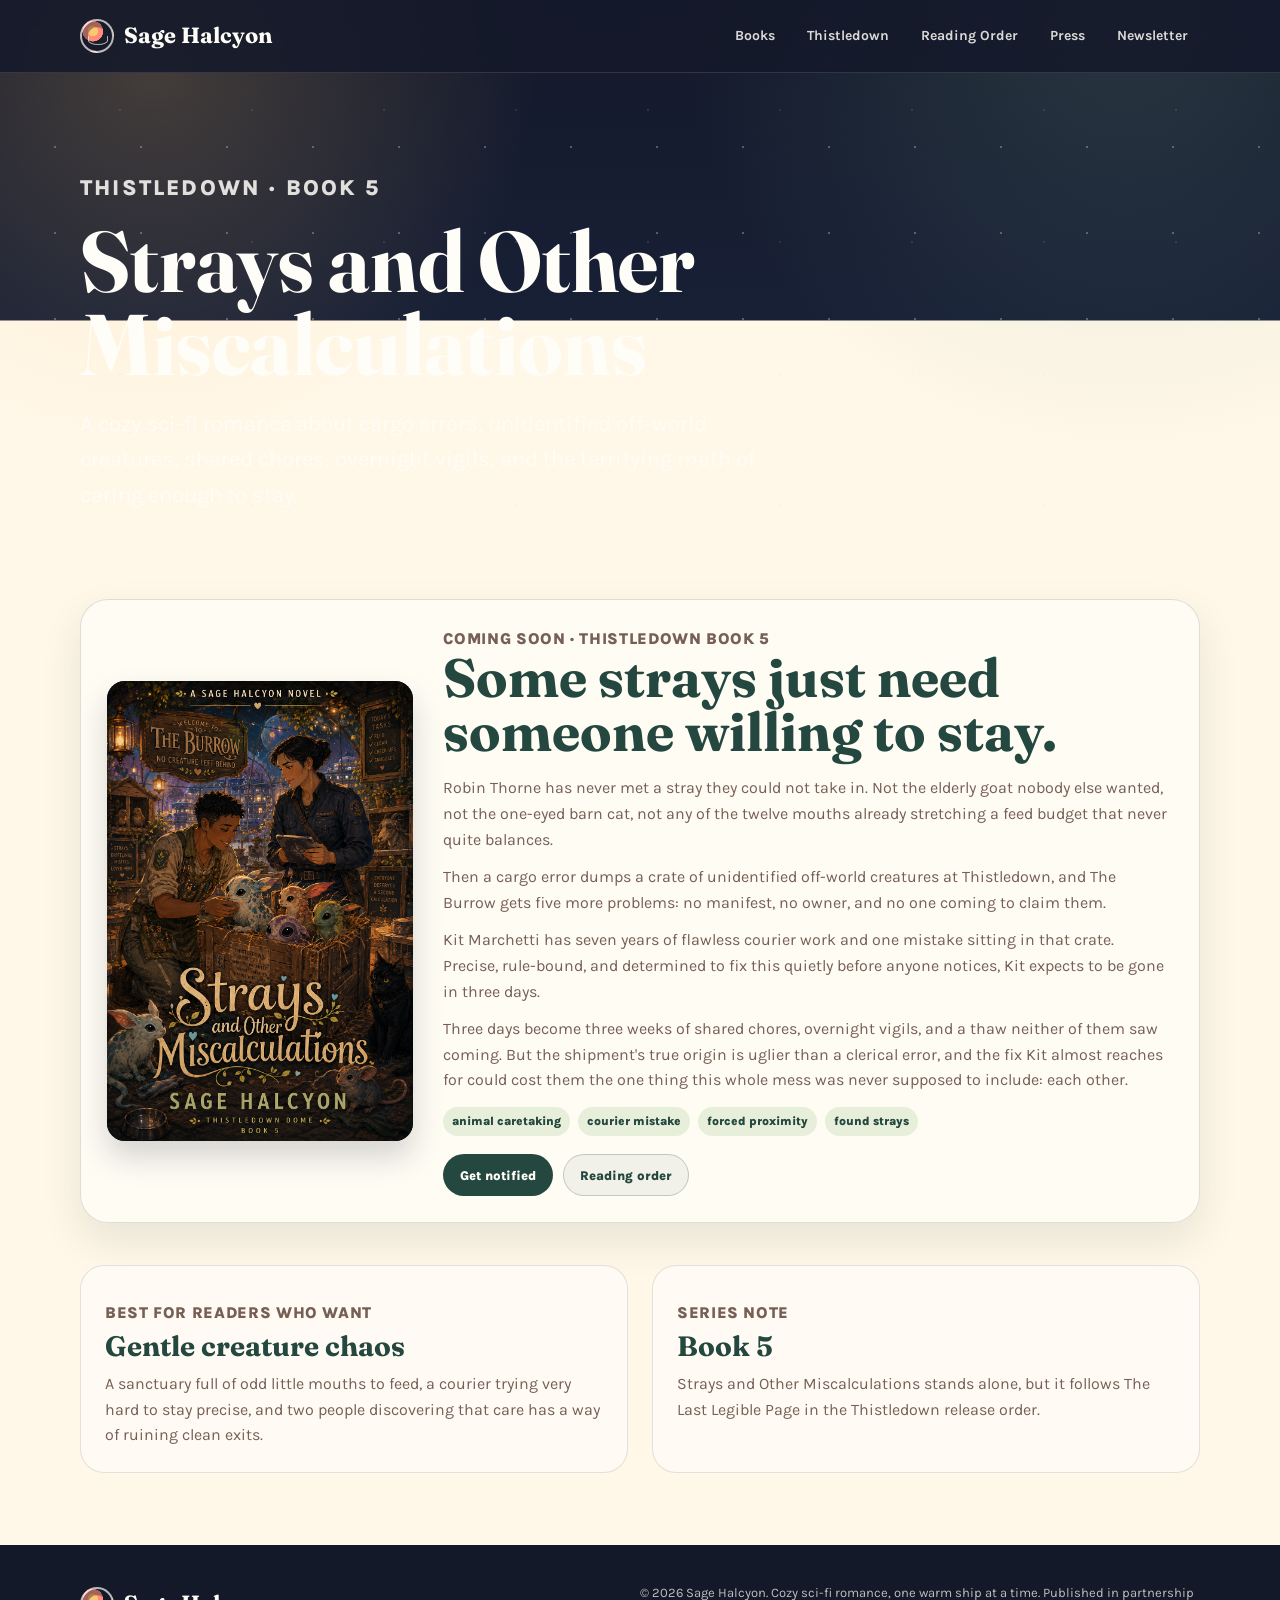
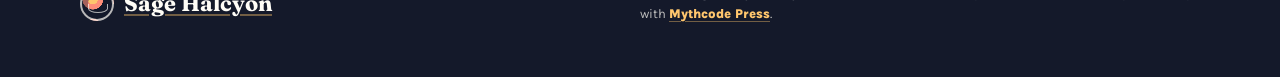
<file: strays-and-other-miscalculations.html>
<!DOCTYPE html>
<html lang="en">
<head>
<meta charset="UTF-8">
<meta name="viewport" content="width=device-width, initial-scale=1.0">
<title>Strays and Other Miscalculations | Sage Halcyon</title>
<meta name="description" content="Strays and Other Miscalculations by Sage Halcyon, Thistledown Book 5. A cozy sci-fi romance about cargo errors, off-world strays, shared chores, and choosing to stay.">
<meta property="og:title" content="Strays and Other Miscalculations | Sage Halcyon">
<meta property="og:description" content="A coming-soon Thistledown romance about off-world strays, one courier mistake, and the soft disaster of caring too much.">
<meta property="og:type" content="book">
<meta property="og:image" content="images/strays-and-other-miscalculations-cover.jpg">
<link rel="preconnect" href="https://fonts.googleapis.com">
<link rel="preconnect" href="https://fonts.gstatic.com" crossorigin>
<link href="https://fonts.googleapis.com/css2?family=Fraunces:opsz,wght@9..144,500;9..144,600;9..144,700&family=Karla:wght@400;500;600;700&display=swap" rel="stylesheet">
<link rel="stylesheet" href="site-pages.css">
</head>
<body>
<nav aria-label="Primary navigation">
  <div class="shell nav-inner">
    <a class="brand" href="index.html"><span class="brand-mark" aria-hidden="true"></span><span>Sage Halcyon</span></a>
    <div class="nav-links">
      <a href="index.html#books">Books</a>
      <a href="thistledown.html">Thistledown</a>
      <a href="reading-order.html">Reading Order</a>
      <a href="press.html">Press</a>
      <a href="index.html#newsletter">Newsletter</a>
    </div>
  </div>
</nav>

<header class="page-hero">
  <div class="shell">
    <p class="eyebrow">Thistledown &middot; Book 5</p>
    <h1>Strays and Other Miscalculations</h1>
    <p>A cozy sci-fi romance about cargo errors, unidentified off-world creatures, shared chores, overnight vigils, and the terrifying math of caring enough to stay.</p>
  </div>
</header>

<main>
  <div class="shell">
    <section class="section feature panel pad">
      <div class="book-cover">
        <img src="images/strays-and-other-miscalculations-cover.jpg" alt="Cover of Strays and Other Miscalculations">
      </div>
      <div>
        <p class="meta">Coming soon &middot; Thistledown Book 5</p>
        <h2 style="color: var(--greenhouse); font-size: clamp(32px, 5vw, 54px); line-height: 1;">Some strays just need someone willing to stay.</h2>
        <p style="margin-top:16px;">Robin Thorne has never met a stray they could not take in. Not the elderly goat nobody else wanted, not the one-eyed barn cat, not any of the twelve mouths already stretching a feed budget that never quite balances.</p>
        <p style="margin-top:12px;">Then a cargo error dumps a crate of unidentified off-world creatures at Thistledown, and The Burrow gets five more problems: no manifest, no owner, and no one coming to claim them.</p>
        <p style="margin-top:12px;">Kit Marchetti has seven years of flawless courier work and one mistake sitting in that crate. Precise, rule-bound, and determined to fix this quietly before anyone notices, Kit expects to be gone in three days.</p>
        <p style="margin-top:12px;">Three days become three weeks of shared chores, overnight vigils, and a thaw neither of them saw coming. But the shipment's true origin is uglier than a clerical error, and the fix Kit almost reaches for could cost them the one thing this whole mess was never supposed to include: each other.</p>
        <div class="chips"><span>animal caretaking</span><span>courier mistake</span><span>forced proximity</span><span>found strays</span></div>
        <div class="actions">
          <a class="button primary" href="index.html#newsletter">Get notified</a>
          <a class="button ghost" href="reading-order.html">Reading order</a>
        </div>
      </div>
    </section>

    <section class="section">
      <div class="grid">
        <article class="card">
          <p class="meta">Best for readers who want</p>
          <h3>Gentle creature chaos</h3>
          <p>A sanctuary full of odd little mouths to feed, a courier trying very hard to stay precise, and two people discovering that care has a way of ruining clean exits.</p>
        </article>
        <article class="card">
          <p class="meta">Series note</p>
          <h3>Book 5</h3>
          <p>Strays and Other Miscalculations stands alone, but it follows The Last Legible Page in the Thistledown release order.</p>
        </article>
      </div>
    </section>
  </div>
</main>

<footer>
  <div class="shell footer-inner">
    <a class="brand" href="index.html"><span class="brand-mark" aria-hidden="true"></span><span>Sage Halcyon</span></a>
    <p>&copy; 2026 Sage Halcyon. Cozy sci-fi romance, one warm ship at a time. Published in partnership with <a href="https://mythcodepress.com/">Mythcode Press</a>.</p>
  </div>
</footer>
</body>
</html>
</file>
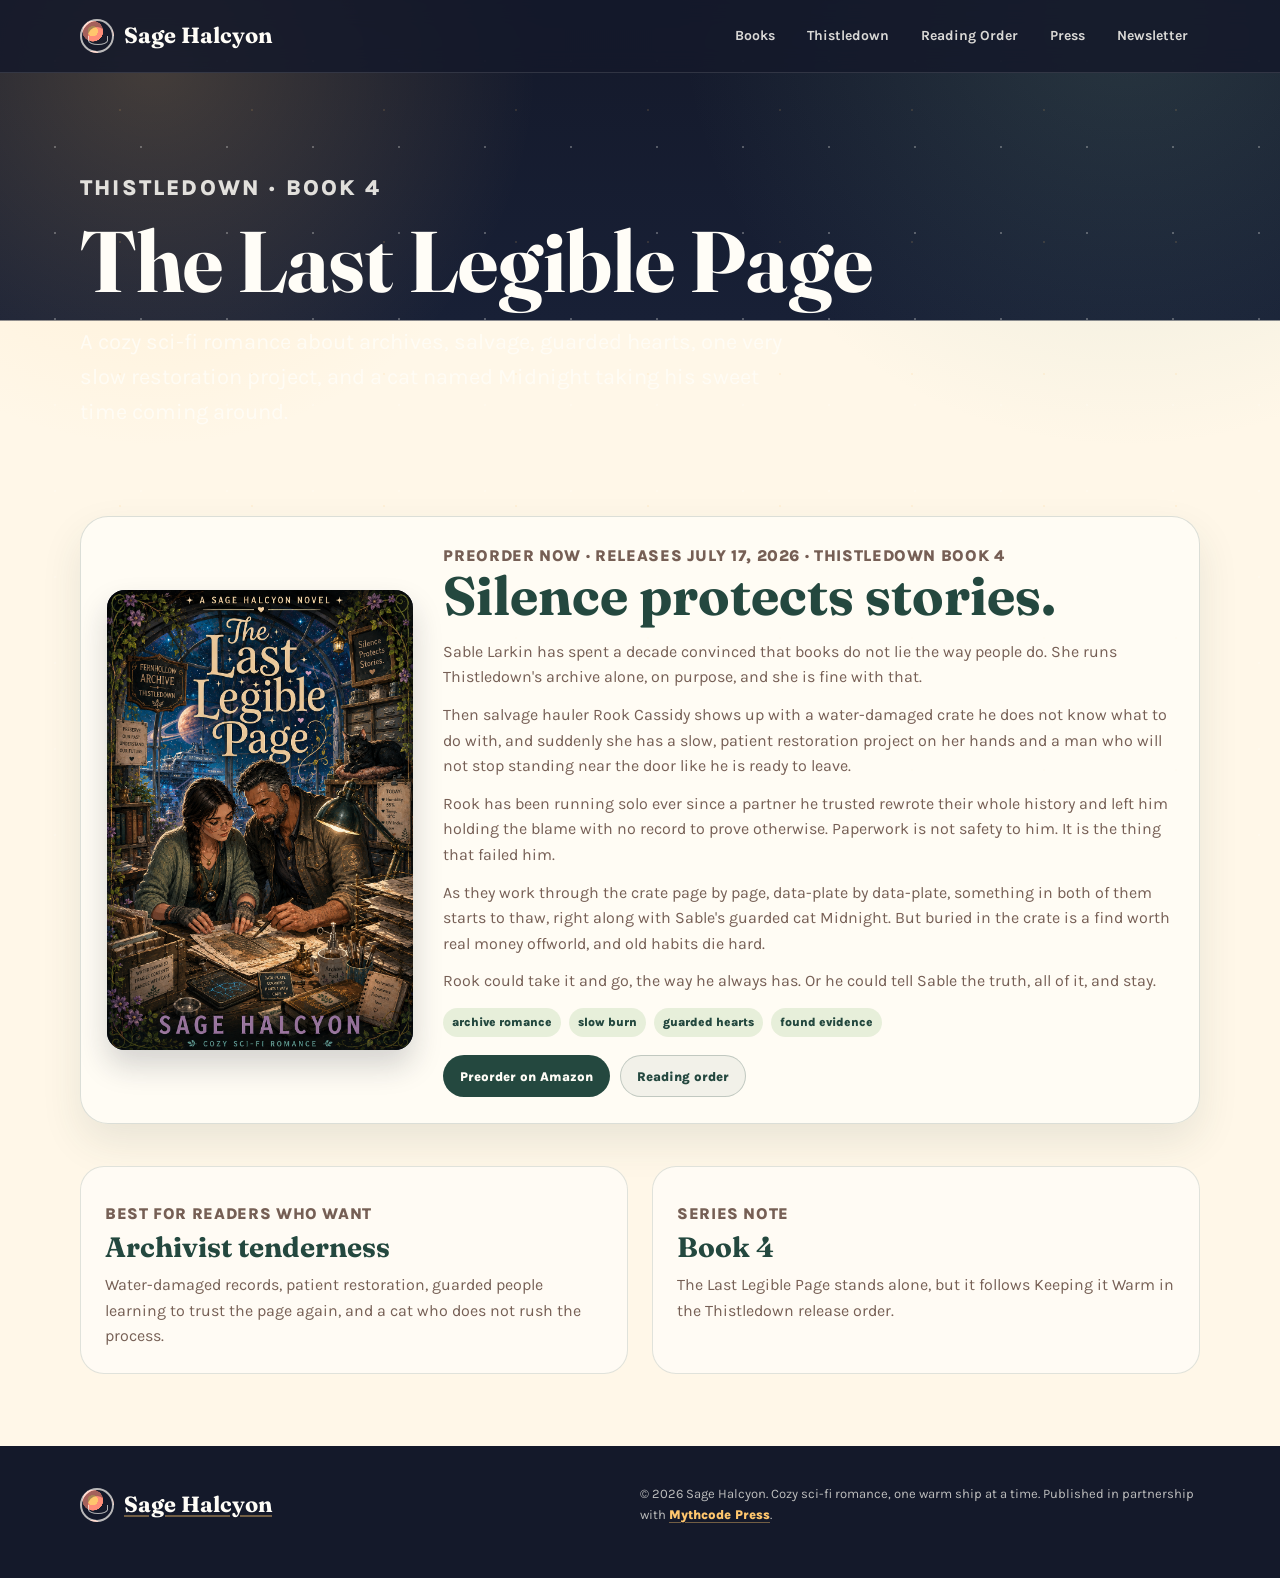
<file: the-last-legible-page.html>
<!DOCTYPE html>
<html lang="en">
<head>
<meta charset="UTF-8">
<meta name="viewport" content="width=device-width, initial-scale=1.0">
<title>The Last Legible Page | Sage Halcyon</title>
<meta name="description" content="The Last Legible Page by Sage Halcyon, Thistledown Book 4. A cozy sci-fi romance about archives, salvage, guarded hearts, and choosing to stay.">
<meta property="og:title" content="The Last Legible Page | Sage Halcyon">
<meta property="og:description" content="A preorder Thistledown romance about an archivist, a salvage hauler, a water-damaged crate, and the records people wish had saved them. Releases July 17, 2026.">
<meta property="og:type" content="book">
<meta property="og:image" content="images/last-legible-page-cover.jpg">
<link rel="preconnect" href="https://fonts.googleapis.com">
<link rel="preconnect" href="https://fonts.gstatic.com" crossorigin>
<link href="https://fonts.googleapis.com/css2?family=Fraunces:opsz,wght@9..144,500;9..144,600;9..144,700&family=Karla:wght@400;500;600;700&display=swap" rel="stylesheet">
<link rel="stylesheet" href="site-pages.css">
</head>
<body>
<nav aria-label="Primary navigation">
  <div class="shell nav-inner">
    <a class="brand" href="index.html"><span class="brand-mark" aria-hidden="true"></span><span>Sage Halcyon</span></a>
    <div class="nav-links">
      <a href="index.html#books">Books</a>
      <a href="thistledown.html">Thistledown</a>
      <a href="reading-order.html">Reading Order</a>
      <a href="press.html">Press</a>
      <a href="index.html#newsletter">Newsletter</a>
    </div>
  </div>
</nav>

<header class="page-hero">
  <div class="shell">
    <p class="eyebrow">Thistledown · Book 4</p>
    <h1>The Last Legible Page</h1>
    <p>A cozy sci-fi romance about archives, salvage, guarded hearts, one very slow restoration project, and a cat named Midnight taking his sweet time coming around.</p>
  </div>
</header>

<main>
  <div class="shell">
    <section class="section feature panel pad">
      <div class="book-cover">
        <img src="images/last-legible-page-cover.jpg" alt="Cover of The Last Legible Page">
      </div>
      <div>
        <p class="meta">Preorder now · Releases July 17, 2026 · Thistledown Book 4</p>
        <h2 style="color: var(--greenhouse); font-size: clamp(32px, 5vw, 54px); line-height: 1;">Silence protects stories.</h2>
        <p style="margin-top:16px;">Sable Larkin has spent a decade convinced that books do not lie the way people do. She runs Thistledown's archive alone, on purpose, and she is fine with that.</p>
        <p style="margin-top:12px;">Then salvage hauler Rook Cassidy shows up with a water-damaged crate he does not know what to do with, and suddenly she has a slow, patient restoration project on her hands and a man who will not stop standing near the door like he is ready to leave.</p>
        <p style="margin-top:12px;">Rook has been running solo ever since a partner he trusted rewrote their whole history and left him holding the blame with no record to prove otherwise. Paperwork is not safety to him. It is the thing that failed him.</p>
        <p style="margin-top:12px;">As they work through the crate page by page, data-plate by data-plate, something in both of them starts to thaw, right along with Sable's guarded cat Midnight. But buried in the crate is a find worth real money offworld, and old habits die hard.</p>
        <p style="margin-top:12px;">Rook could take it and go, the way he always has. Or he could tell Sable the truth, all of it, and stay.</p>
        <div class="chips"><span>archive romance</span><span>slow burn</span><span>guarded hearts</span><span>found evidence</span></div>
        <div class="actions">
          <a class="button primary" href="https://www.amazon.com/dp/B0H7T727PG">Preorder on Amazon</a>
          <a class="button ghost" href="reading-order.html">Reading order</a>
        </div>
      </div>
    </section>

    <section class="section">
      <div class="grid">
        <article class="card">
          <p class="meta">Best for readers who want</p>
          <h3>Archivist tenderness</h3>
          <p>Water-damaged records, patient restoration, guarded people learning to trust the page again, and a cat who does not rush the process.</p>
        </article>
        <article class="card">
          <p class="meta">Series note</p>
          <h3>Book 4</h3>
          <p>The Last Legible Page stands alone, but it follows Keeping it Warm in the Thistledown release order.</p>
        </article>
      </div>
    </section>
  </div>
</main>

<footer>
  <div class="shell footer-inner">
    <a class="brand" href="index.html"><span class="brand-mark" aria-hidden="true"></span><span>Sage Halcyon</span></a>
    <p>&copy; 2026 Sage Halcyon. Cozy sci-fi romance, one warm ship at a time. Published in partnership with <a href="https://mythcodepress.com/">Mythcode Press</a>.</p>
  </div>
</footer>
</body>
</html>
</file>
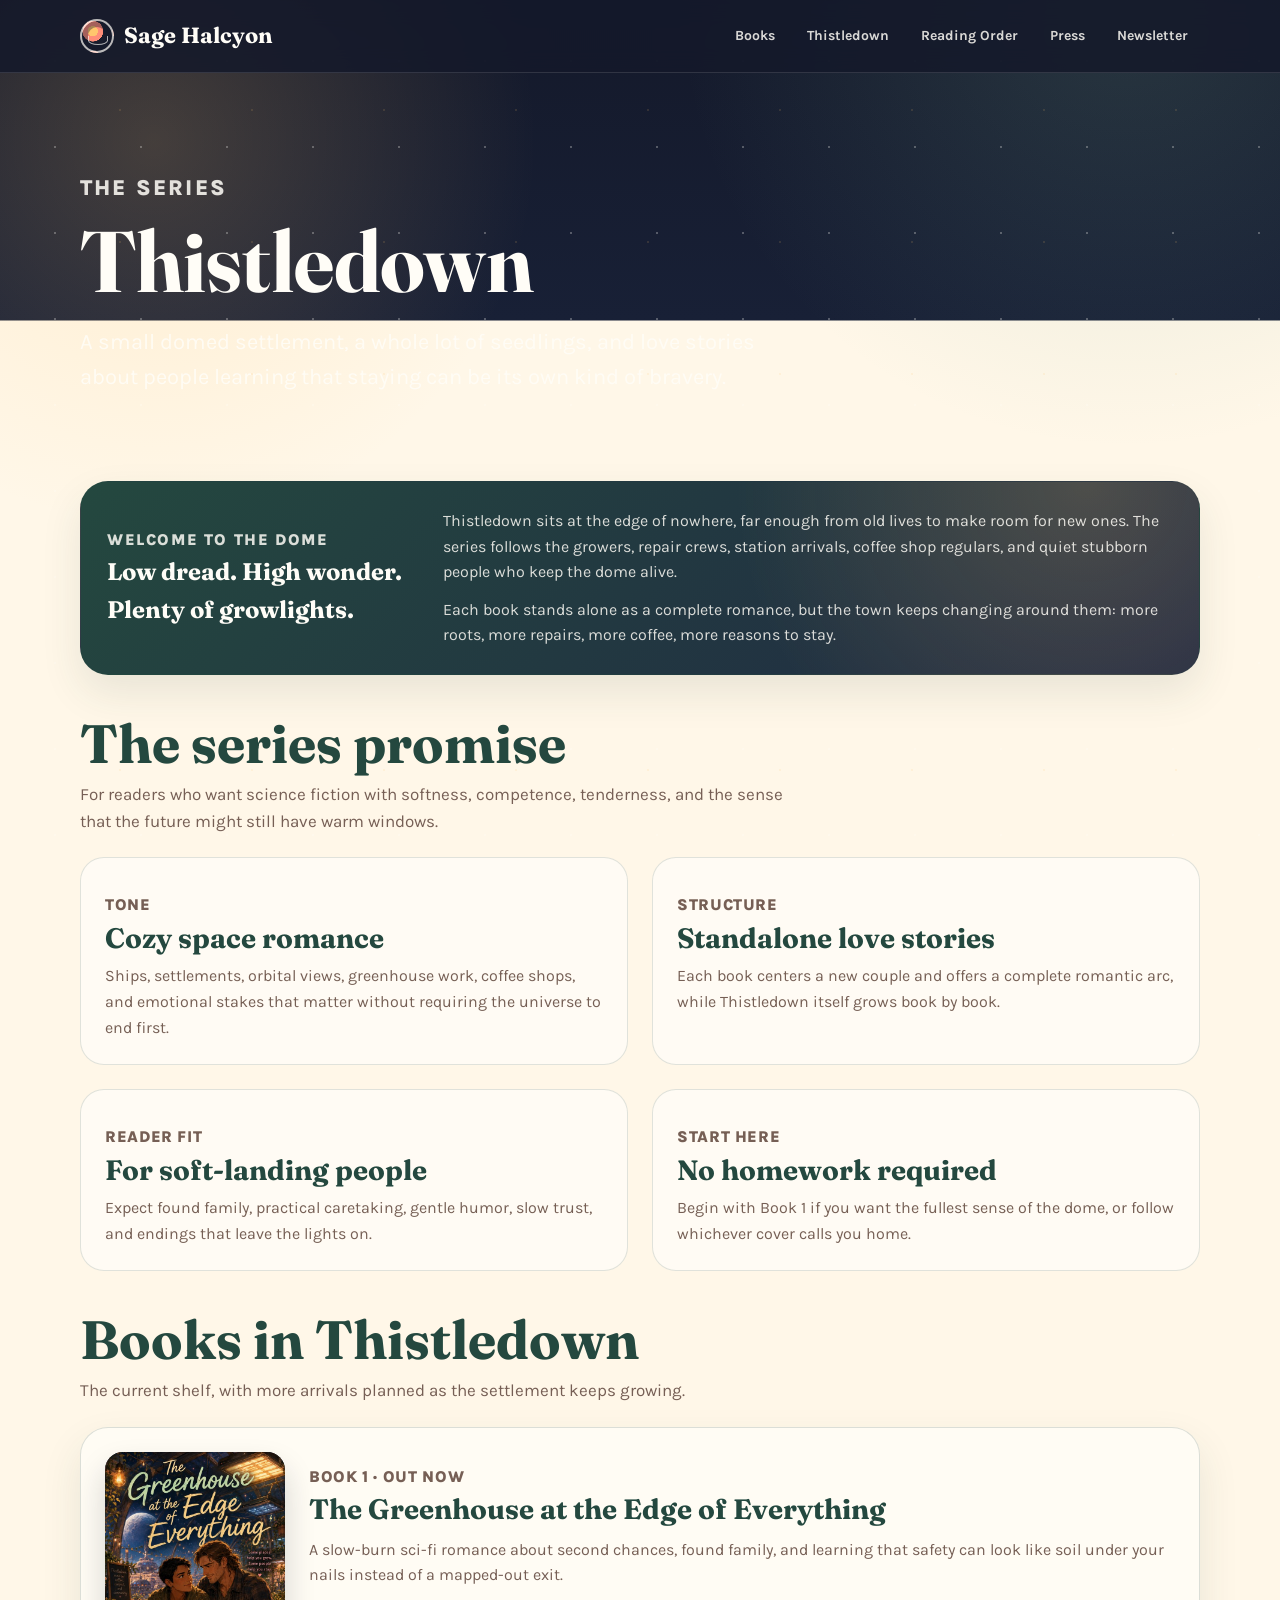
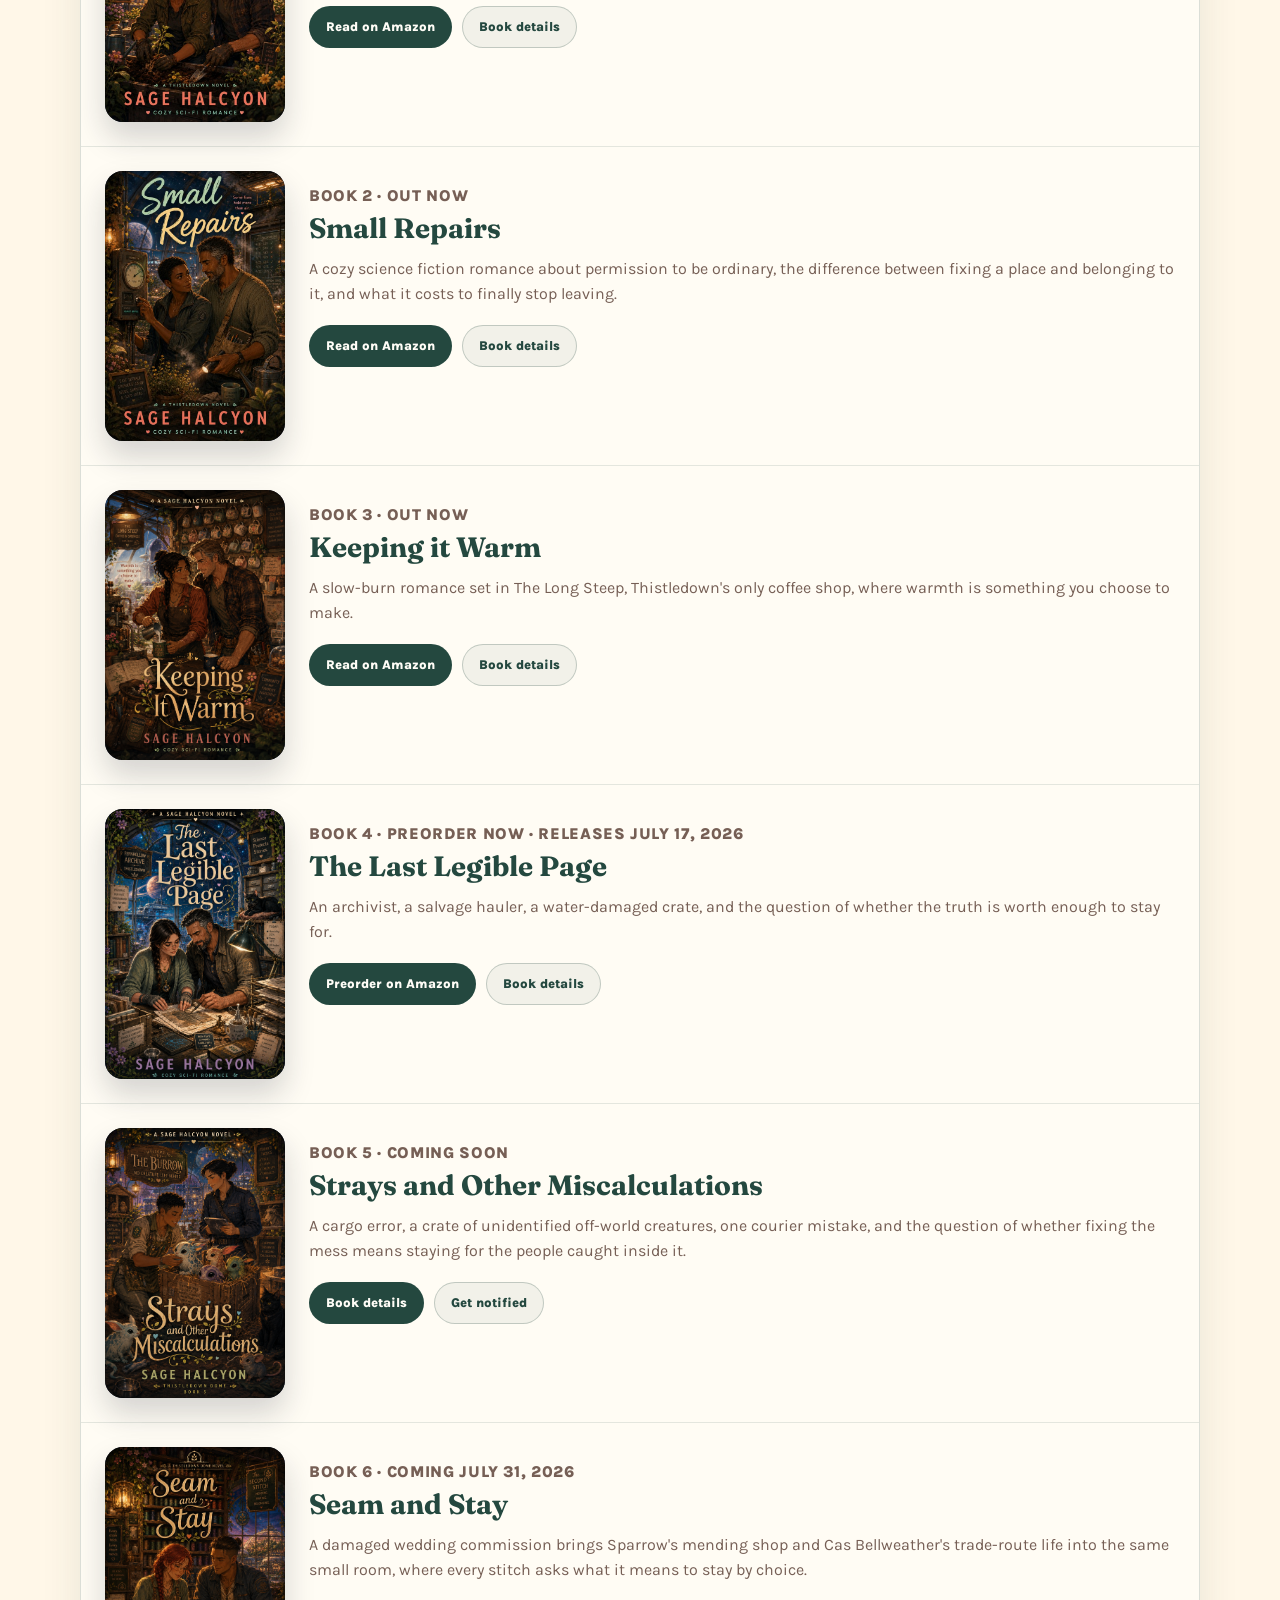
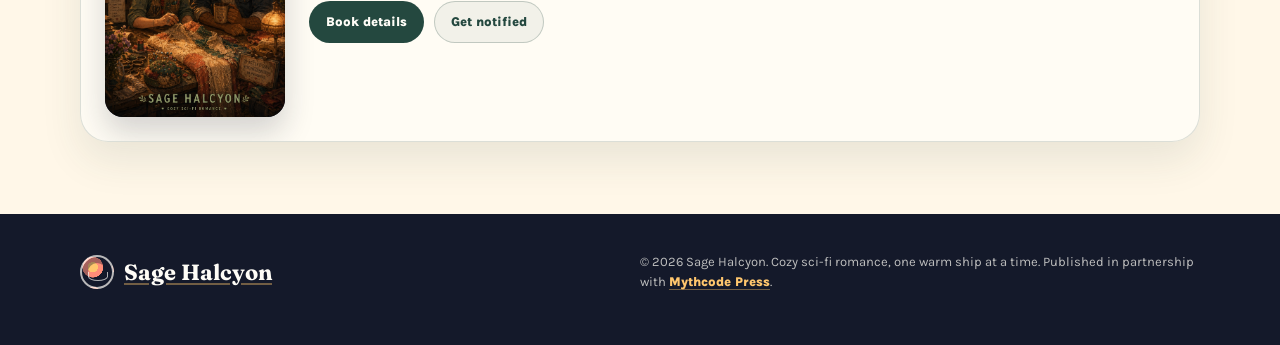
<file: thistledown.html>
<!DOCTYPE html>
<html lang="en">
<head>
<meta charset="UTF-8">
<meta name="viewport" content="width=device-width, initial-scale=1.0">
<title>Thistledown | Sage Halcyon</title>
<meta name="description" content="Explore Thistledown, Sage Halcyon's cozy sci-fi romance series set in a greenhouse settlement under impossible stars.">
<meta property="og:title" content="Thistledown | Sage Halcyon">
<meta property="og:description" content="A cozy sci-fi romance series about greenhouse domes, found family, and soft landings.">
<meta property="og:type" content="website">
<meta property="og:image" content="images/small-repairs-cover.jpg">
<link rel="preconnect" href="https://fonts.googleapis.com">
<link rel="preconnect" href="https://fonts.gstatic.com" crossorigin>
<link href="https://fonts.googleapis.com/css2?family=Fraunces:opsz,wght@9..144,500;9..144,600;9..144,700&family=Karla:wght@400;500;600;700&display=swap" rel="stylesheet">
<link rel="stylesheet" href="site-pages.css">
</head>
<body>
<nav aria-label="Primary navigation">
  <div class="shell nav-inner">
    <a class="brand" href="index.html"><span class="brand-mark" aria-hidden="true"></span><span>Sage Halcyon</span></a>
    <div class="nav-links">
      <a href="index.html#books">Books</a>
      <a href="thistledown.html">Thistledown</a>
      <a href="reading-order.html">Reading Order</a>
      <a href="press.html">Press</a>
      <a href="index.html#newsletter">Newsletter</a>
    </div>
  </div>
</nav>

<header class="page-hero">
  <div class="shell">
    <p class="eyebrow">The series</p>
    <h1>Thistledown</h1>
    <p>A small domed settlement, a whole lot of seedlings, and love stories about people learning that staying can be its own kind of bravery.</p>
  </div>
</header>

<main>
  <div class="shell">
    <section class="section feature panel pad quote-panel">
      <div>
        <p class="eyebrow">Welcome to the dome</p>
        <h2>Low dread. High wonder. Plenty of growlights.</h2>
      </div>
      <div>
        <p>Thistledown sits at the edge of nowhere, far enough from old lives to make room for new ones. The series follows the growers, repair crews, station arrivals, coffee shop regulars, and quiet stubborn people who keep the dome alive.</p>
        <p style="margin-top:12px;">Each book stands alone as a complete romance, but the town keeps changing around them: more roots, more repairs, more coffee, more reasons to stay.</p>
      </div>
    </section>

    <section class="section">
      <div class="section-head">
        <h2>The series promise</h2>
        <p>For readers who want science fiction with softness, competence, tenderness, and the sense that the future might still have warm windows.</p>
      </div>
      <div class="grid">
        <article class="card">
          <p class="meta">Tone</p>
          <h3>Cozy space romance</h3>
          <p>Ships, settlements, orbital views, greenhouse work, coffee shops, and emotional stakes that matter without requiring the universe to end first.</p>
        </article>
        <article class="card">
          <p class="meta">Structure</p>
          <h3>Standalone love stories</h3>
          <p>Each book centers a new couple and offers a complete romantic arc, while Thistledown itself grows book by book.</p>
        </article>
        <article class="card">
          <p class="meta">Reader fit</p>
          <h3>For soft-landing people</h3>
          <p>Expect found family, practical caretaking, gentle humor, slow trust, and endings that leave the lights on.</p>
        </article>
        <article class="card">
          <p class="meta">Start here</p>
          <h3>No homework required</h3>
          <p>Begin with Book 1 if you want the fullest sense of the dome, or follow whichever cover calls you home.</p>
        </article>
      </div>
    </section>

    <section class="section">
      <div class="section-head">
        <h2>Books in Thistledown</h2>
        <p>The current shelf, with more arrivals planned as the settlement keeps growing.</p>
      </div>
      <div class="panel">
        <article class="book-row">
          <a class="book-cover" href="greenhouse-at-the-edge-of-everything.html">
            <img src="images/greenhouse-cover.jpg" alt="Cover of The Greenhouse at the Edge of Everything">
          </a>
          <div>
            <p class="meta">Book 1 · Out now</p>
            <h3>The Greenhouse at the Edge of Everything</h3>
            <p>A slow-burn sci-fi romance about second chances, found family, and learning that safety can look like soil under your nails instead of a mapped-out exit.</p>
            <div class="actions">
              <a class="button primary" href="https://www.amazon.com/dp/B0H6KDZM4G">Read on Amazon</a>
              <a class="button ghost" href="greenhouse-at-the-edge-of-everything.html">Book details</a>
            </div>
          </div>
        </article>
        <article class="book-row">
          <a class="book-cover" href="small-repairs.html">
            <img src="images/small-repairs-cover.jpg" alt="Cover of Small Repairs">
          </a>
          <div>
            <p class="meta">Book 2 · Out now</p>
            <h3>Small Repairs</h3>
            <p>A cozy science fiction romance about permission to be ordinary, the difference between fixing a place and belonging to it, and what it costs to finally stop leaving.</p>
            <div class="actions">
              <a class="button primary" href="https://www.amazon.com/dp/B0H6YFNH25">Read on Amazon</a>
              <a class="button ghost" href="small-repairs.html">Book details</a>
            </div>
          </div>
        </article>
        <article class="book-row">
          <a class="book-cover" href="keeping-it-warm.html">
            <img src="images/keeping-it-warm-cover.png" alt="Cover of Keeping it Warm">
          </a>
          <div>
            <p class="meta">Book 3 &middot; Out now</p>
            <h3>Keeping it Warm</h3>
            <p>A slow-burn romance set in The Long Steep, Thistledown's only coffee shop, where warmth is something you choose to make.</p>
            <div class="actions">
              <a class="button primary" href="https://www.amazon.com/dp/B0H7L2484B">Read on Amazon</a>
              <a class="button ghost" href="keeping-it-warm.html">Book details</a>
            </div>
          </div>
        </article>
        <article class="book-row">
          <a class="book-cover" href="the-last-legible-page.html">
            <img src="images/last-legible-page-cover.jpg" alt="Cover of The Last Legible Page">
          </a>
          <div>
            <p class="meta">Book 4 · Preorder now · Releases July 17, 2026</p>
            <h3>The Last Legible Page</h3>
            <p>An archivist, a salvage hauler, a water-damaged crate, and the question of whether the truth is worth enough to stay for.</p>
            <div class="actions">
              <a class="button primary" href="https://www.amazon.com/dp/B0H7T727PG">Preorder on Amazon</a>
              <a class="button ghost" href="the-last-legible-page.html">Book details</a>
            </div>
          </div>
        </article>
        <article class="book-row">
          <a class="book-cover" href="strays-and-other-miscalculations.html">
            <img src="images/strays-and-other-miscalculations-cover.jpg" alt="Cover of Strays and Other Miscalculations">
          </a>
          <div>
            <p class="meta">Book 5 · Coming soon</p>
            <h3>Strays and Other Miscalculations</h3>
            <p>A cargo error, a crate of unidentified off-world creatures, one courier mistake, and the question of whether fixing the mess means staying for the people caught inside it.</p>
            <div class="actions">
              <a class="button primary" href="strays-and-other-miscalculations.html">Book details</a>
              <a class="button ghost" href="index.html#newsletter">Get notified</a>
            </div>
          </div>
        </article>
        <article class="book-row">
          <a class="book-cover" href="seam-and-stay.html">
            <img src="images/seam-and-stay-cover.jpg" alt="Cover of Seam and Stay">
          </a>
          <div>
            <p class="meta">Book 6 &middot; Coming July 31, 2026</p>
            <h3>Seam and Stay</h3>
            <p>A damaged wedding commission brings Sparrow's mending shop and Cas Bellweather's trade-route life into the same small room, where every stitch asks what it means to stay by choice.</p>
            <div class="actions">
              <a class="button primary" href="seam-and-stay.html">Book details</a>
              <a class="button ghost" href="index.html#newsletter">Get notified</a>
            </div>
          </div>
        </article>
      </div>
    </section>
  </div>
</main>

<footer>
  <div class="shell footer-inner">
    <a class="brand" href="index.html"><span class="brand-mark" aria-hidden="true"></span><span>Sage Halcyon</span></a>
    <p>&copy; 2026 Sage Halcyon. Cozy sci-fi romance, one warm ship at a time. Published in partnership with <a href="https://mythcodepress.com/">Mythcode Press</a>.</p>
  </div>
</footer>
</body>
</html>
</file>
<file: site-pages.css>
:root {
  --space: #14192a;
  --space-soft: #202943;
  --greenhouse: #24483f;
  --greenhouse-bright: #77a890;
  --leaf: #b8d7a7;
  --paper: #fff7e8;
  --paper-deep: #f2dfbf;
  --lamp: #ffc66d;
  --coral: #ff8d78;
  --ink: #2f2a27;
  --muted: #765f55;
  --white: #fffdf7;
}

* { box-sizing: border-box; margin: 0; padding: 0; }
html { scroll-behavior: smooth; }
body {
  min-width: 320px;
  color: var(--ink);
  background:
    radial-gradient(circle at 12% 4%, rgba(255, 198, 109, 0.2), transparent 24rem),
    radial-gradient(circle at 88% 0%, rgba(119, 168, 144, 0.2), transparent 28rem),
    linear-gradient(180deg, var(--space) 0%, #182036 320px, var(--paper) 321px);
  font-family: "Karla", Arial, sans-serif;
  line-height: 1.6;
  overflow-x: hidden;
}

body::before {
  content: "";
  position: fixed;
  inset: 0;
  z-index: -1;
  pointer-events: none;
  background-image:
    radial-gradient(circle, rgba(255, 253, 247, 0.72) 0 1px, transparent 1.5px),
    radial-gradient(circle, rgba(255, 198, 109, 0.34) 0 1px, transparent 1.5px);
  background-size: 86px 86px, 132px 132px;
  background-position: 12px 18px, 54px 44px;
  opacity: 0.38;
}

a { color: inherit; text-decoration: none; }
img { display: block; max-width: 100%; }
h1, h2, h3, .brand {
  font-family: "Fraunces", Georgia, serif;
  font-weight: 700;
  letter-spacing: 0;
  overflow-wrap: anywhere;
}

.shell {
  width: min(1120px, calc(100% - 36px));
  margin: 0 auto;
}

nav {
  position: sticky;
  top: 0;
  z-index: 20;
  background: rgba(20, 25, 42, 0.86);
  border-bottom: 1px solid rgba(255, 253, 247, 0.12);
  backdrop-filter: blur(12px);
}

.nav-inner {
  min-height: 72px;
  display: flex;
  align-items: center;
  justify-content: space-between;
  gap: 24px;
}

.brand {
  display: inline-flex;
  align-items: center;
  gap: 10px;
  color: var(--white);
  font-size: 22px;
  white-space: nowrap;
}

.brand-mark {
  width: 34px;
  height: 34px;
  border: 2px solid rgba(255, 253, 247, 0.7);
  border-radius: 50%;
  position: relative;
  flex: 0 0 auto;
  background: radial-gradient(circle at 36% 34%, var(--lamp) 0 18%, var(--coral) 19% 37%, transparent 38%);
  box-shadow: inset 0 0 0 6px rgba(20, 25, 42, 0.38);
}

.brand-mark::after {
  content: "";
  position: absolute;
  width: 18px;
  height: 8px;
  border: 1px solid rgba(255, 253, 247, 0.66);
  border-top: 0;
  border-radius: 0 0 50% 50%;
  left: 6px;
  bottom: 6px;
}

.nav-links {
  display: flex;
  align-items: center;
  gap: 8px;
  color: rgba(255, 253, 247, 0.84);
  font-size: 14px;
  font-weight: 700;
}

.nav-links a {
  padding: 9px 12px;
  border-radius: 999px;
}

.nav-links a:hover {
  background: rgba(255, 253, 247, 0.12);
  color: var(--white);
}

.page-hero {
  padding: 76px 0 52px;
  color: var(--white);
}

.eyebrow {
  color: var(--lamp);
  font-size: 13px;
  font-weight: 800;
  letter-spacing: 0.1em;
  text-transform: uppercase;
}

.page-hero h1 {
  max-width: 860px;
  margin-top: 14px;
  color: var(--white);
  font-size: clamp(44px, 8vw, 86px);
  line-height: 0.96;
}

.page-hero p {
  max-width: 720px;
  margin-top: 22px;
  color: rgba(255, 253, 247, 0.86);
  font-size: clamp(18px, 2vw, 22px);
}

main { padding: 34px 0 72px; }
.section { margin-top: 42px; }
.section:first-child { margin-top: 0; }

.section-head {
  margin-bottom: 22px;
}

.section-head h2 {
  color: var(--greenhouse);
  font-size: clamp(32px, 5vw, 54px);
  line-height: 1;
}

.section-head p {
  max-width: 720px;
  margin-top: 10px;
  color: var(--muted);
  font-size: 17px;
}

.panel {
  border: 1px solid rgba(36, 72, 63, 0.16);
  border-radius: 28px;
  background: rgba(255, 253, 247, 0.82);
  box-shadow: 0 18px 40px rgba(36, 72, 63, 0.1);
  overflow: hidden;
}

.panel.pad { padding: 26px; }

.grid {
  display: grid;
  grid-template-columns: repeat(2, minmax(0, 1fr));
  gap: 24px;
}

.book-row {
  display: grid;
  grid-template-columns: 180px minmax(0, 1fr);
  gap: 24px;
  align-items: start;
  padding: 24px;
}

.book-row + .book-row {
  border-top: 1px solid rgba(36, 72, 63, 0.12);
}

.book-cover {
  overflow: hidden;
  border-radius: 18px;
  background: var(--space-soft);
  box-shadow: 0 16px 30px rgba(20, 25, 42, 0.18);
}

.book-cover img {
  width: 100%;
  aspect-ratio: 2 / 3;
  object-fit: cover;
}

.placeholder-cover {
  display: grid;
  place-items: center;
  min-height: 270px;
  padding: 22px;
  color: rgba(255, 253, 247, 0.78);
  text-align: center;
  background:
    radial-gradient(circle at 50% 20%, rgba(255, 198, 109, 0.36), transparent 28%),
    linear-gradient(160deg, var(--space-soft), var(--greenhouse));
  font-family: "Fraunces", Georgia, serif;
  font-size: 24px;
  line-height: 1.05;
}

.meta {
  color: var(--coral);
  font-size: 13px;
  font-weight: 900;
  letter-spacing: 0.04em;
  text-transform: uppercase;
}

.book-row h3,
.card h3 {
  margin-top: 6px;
  color: var(--greenhouse);
  font-size: 28px;
  line-height: 1.05;
}

.book-row p,
.card p,
.panel p,
.press-list li {
  color: var(--muted);
  font-size: 16px;
}

.book-row p { margin-top: 12px; }

.chips {
  display: flex;
  flex-wrap: wrap;
  gap: 8px;
  margin-top: 14px;
}

.chips span {
  padding: 5px 9px;
  border-radius: 999px;
  color: var(--greenhouse);
  background: rgba(184, 215, 167, 0.34);
  font-size: 12px;
  font-weight: 800;
}

.actions {
  display: flex;
  flex-wrap: wrap;
  gap: 10px;
  margin-top: 18px;
}

.button {
  display: inline-flex;
  align-items: center;
  justify-content: center;
  min-height: 42px;
  padding: 10px 16px;
  border: 1px solid transparent;
  border-radius: 999px;
  font-size: 13px;
  font-weight: 900;
  line-height: 1;
  text-align: center;
  white-space: normal;
}

.button.primary {
  color: var(--white);
  background: var(--greenhouse);
}

.button.ghost {
  color: var(--greenhouse);
  border-color: rgba(36, 72, 63, 0.24);
  background: rgba(36, 72, 63, 0.06);
}

.card {
  padding: 24px;
  border: 1px solid rgba(36, 72, 63, 0.14);
  border-radius: 24px;
  background: rgba(255, 253, 247, 0.76);
}

.card p { margin-top: 10px; }

.feature {
  display: grid;
  grid-template-columns: minmax(240px, 0.42fr) minmax(0, 1fr);
  gap: 30px;
  align-items: center;
}

.quote-panel {
  color: var(--white);
  background:
    radial-gradient(circle at 90% 0%, rgba(255, 198, 109, 0.2), transparent 22rem),
    linear-gradient(135deg, var(--greenhouse), var(--space-soft));
}

.quote-panel p,
.quote-panel li {
  color: rgba(255, 253, 247, 0.84);
}

.quote-panel h2,
.quote-panel h3 {
  color: var(--white);
}

.press-list {
  margin-top: 14px;
  padding-left: 20px;
}

.press-list li + li {
  margin-top: 8px;
}

footer {
  padding: 38px 0 52px;
  color: rgba(255, 253, 247, 0.72);
  background: var(--space);
}

.footer-inner {
  display: flex;
  align-items: center;
  justify-content: space-between;
  gap: 20px;
  flex-wrap: wrap;
}

footer p {
  max-width: 560px;
  font-size: 13px;
}

footer a {
  color: var(--lamp);
  font-weight: 800;
  text-decoration: underline;
  text-decoration-color: rgba(255, 198, 109, 0.4);
  text-underline-offset: 3px;
}

@media (max-width: 820px) {
  .grid,
  .feature,
  .book-row {
    grid-template-columns: 1fr;
  }

  .book-cover {
    max-width: 280px;
    margin: 0 auto;
  }
}

@media (max-width: 640px) {
  .shell { width: min(100% - 28px, 1120px); }
  .nav-inner {
    min-height: 64px;
    align-items: flex-start;
    flex-direction: column;
    gap: 10px;
    padding: 12px 0;
  }
  .brand { font-size: 20px; }
  .nav-links {
    width: 100%;
    overflow-x: auto;
    padding-bottom: 4px;
    scrollbar-width: none;
  }
  .nav-links::-webkit-scrollbar { display: none; }
  .nav-links a {
    flex: 0 0 auto;
    padding: 8px 10px;
    font-size: 13px;
  }
  .page-hero { padding: 48px 0 36px; }
  .page-hero h1 {
    font-size: clamp(36px, 13vw, 56px);
    line-height: 1;
  }
  .page-hero p { font-size: 17px; }
  main { padding: 26px 0 58px; }
  .section { margin-top: 34px; }
  .panel.pad,
  .book-row,
  .card { padding: 18px; }
  .book-row { gap: 18px; }
  .book-cover { max-width: 240px; }
  .book-row h3,
  .card h3 { font-size: 24px; }
  .actions .button {
    flex: 1 1 140px;
    min-width: 0;
  }
  .chips span { font-size: 11px; }
  .footer-inner { display: block; }
  footer p { margin-top: 14px; }
}
</file>
